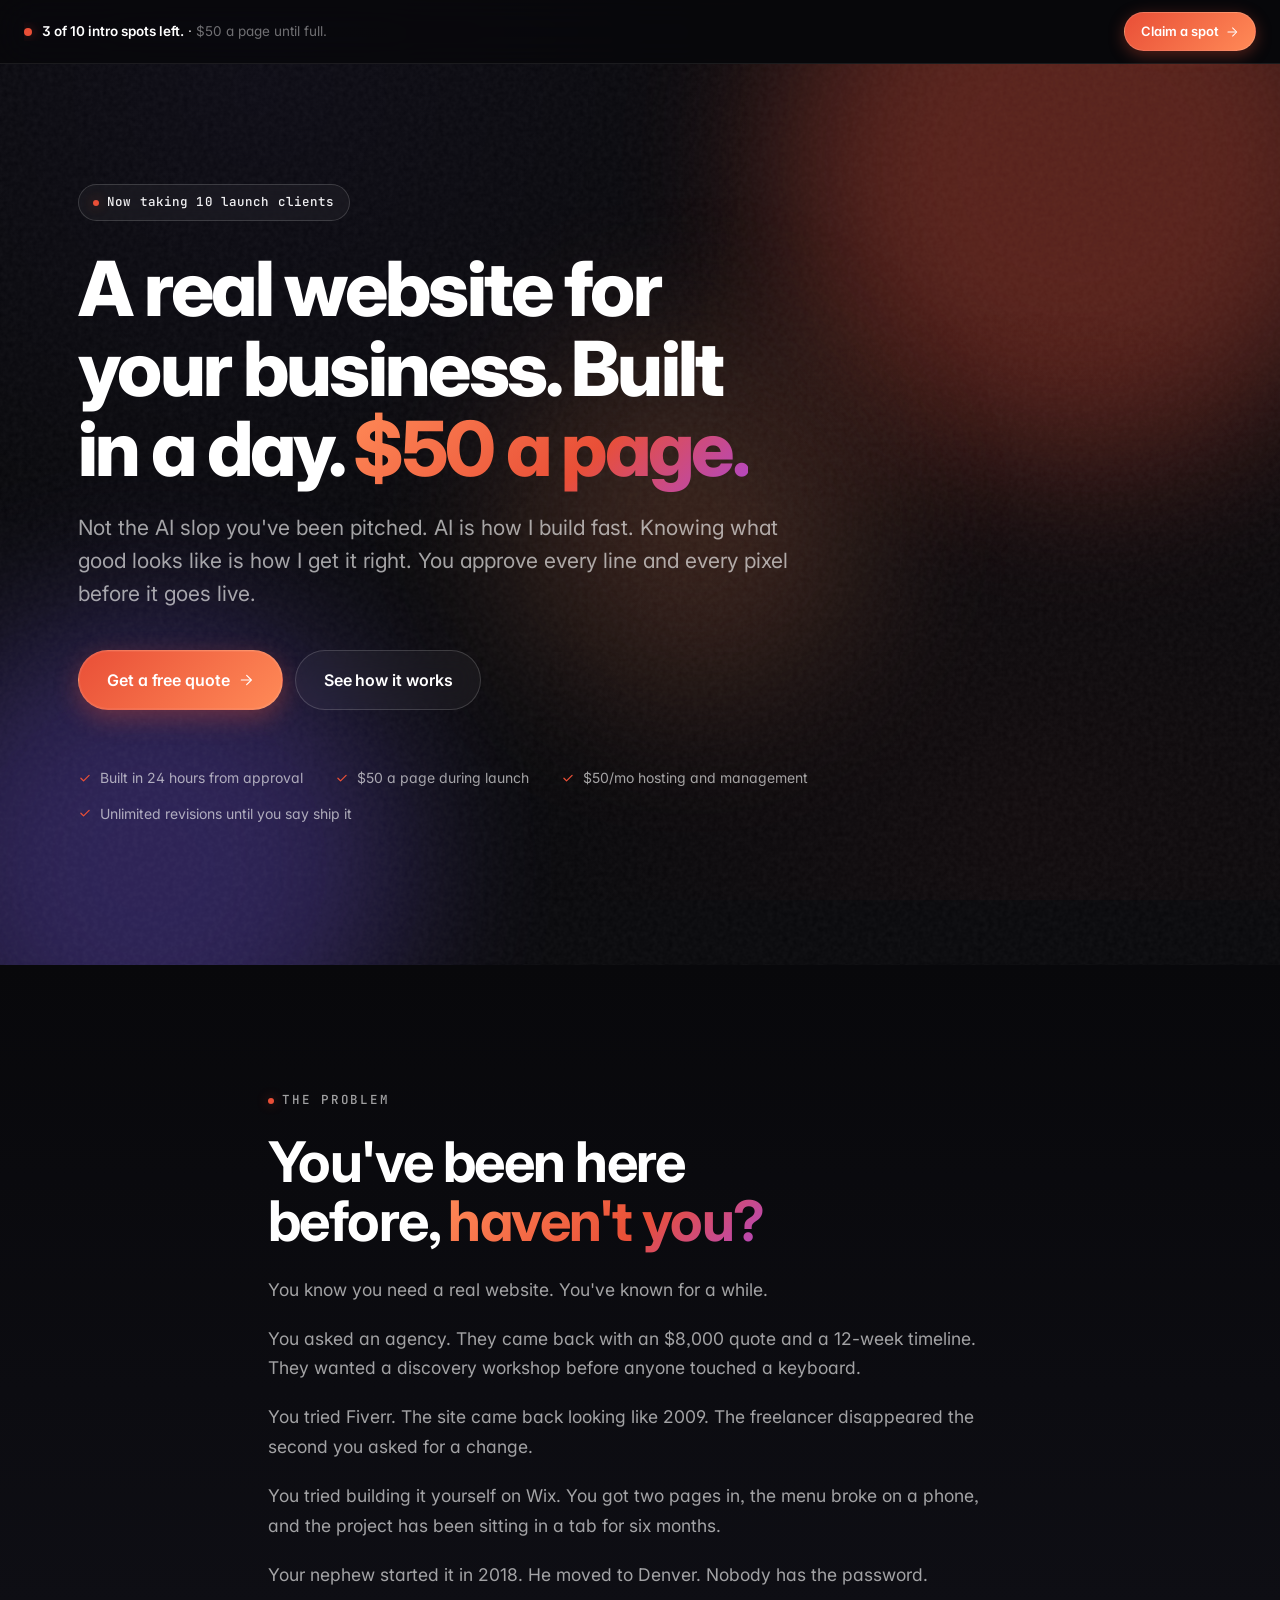
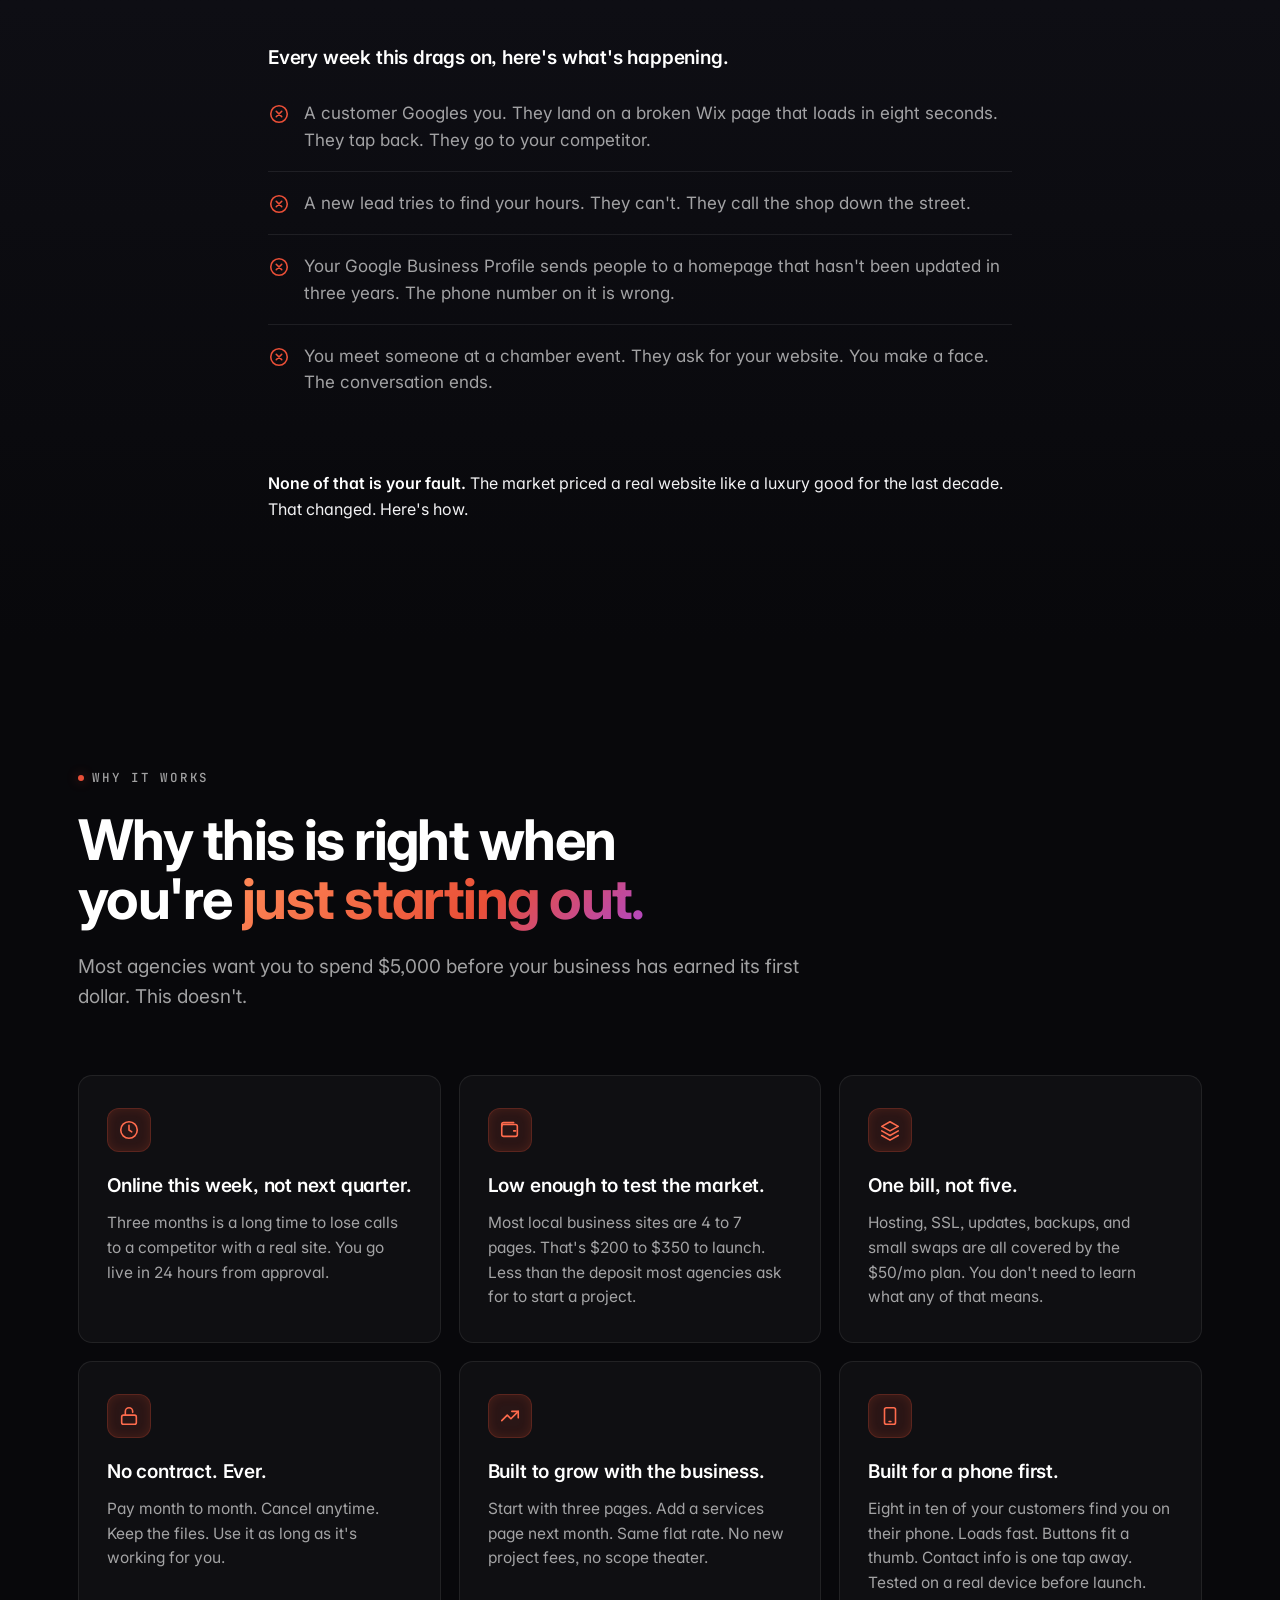
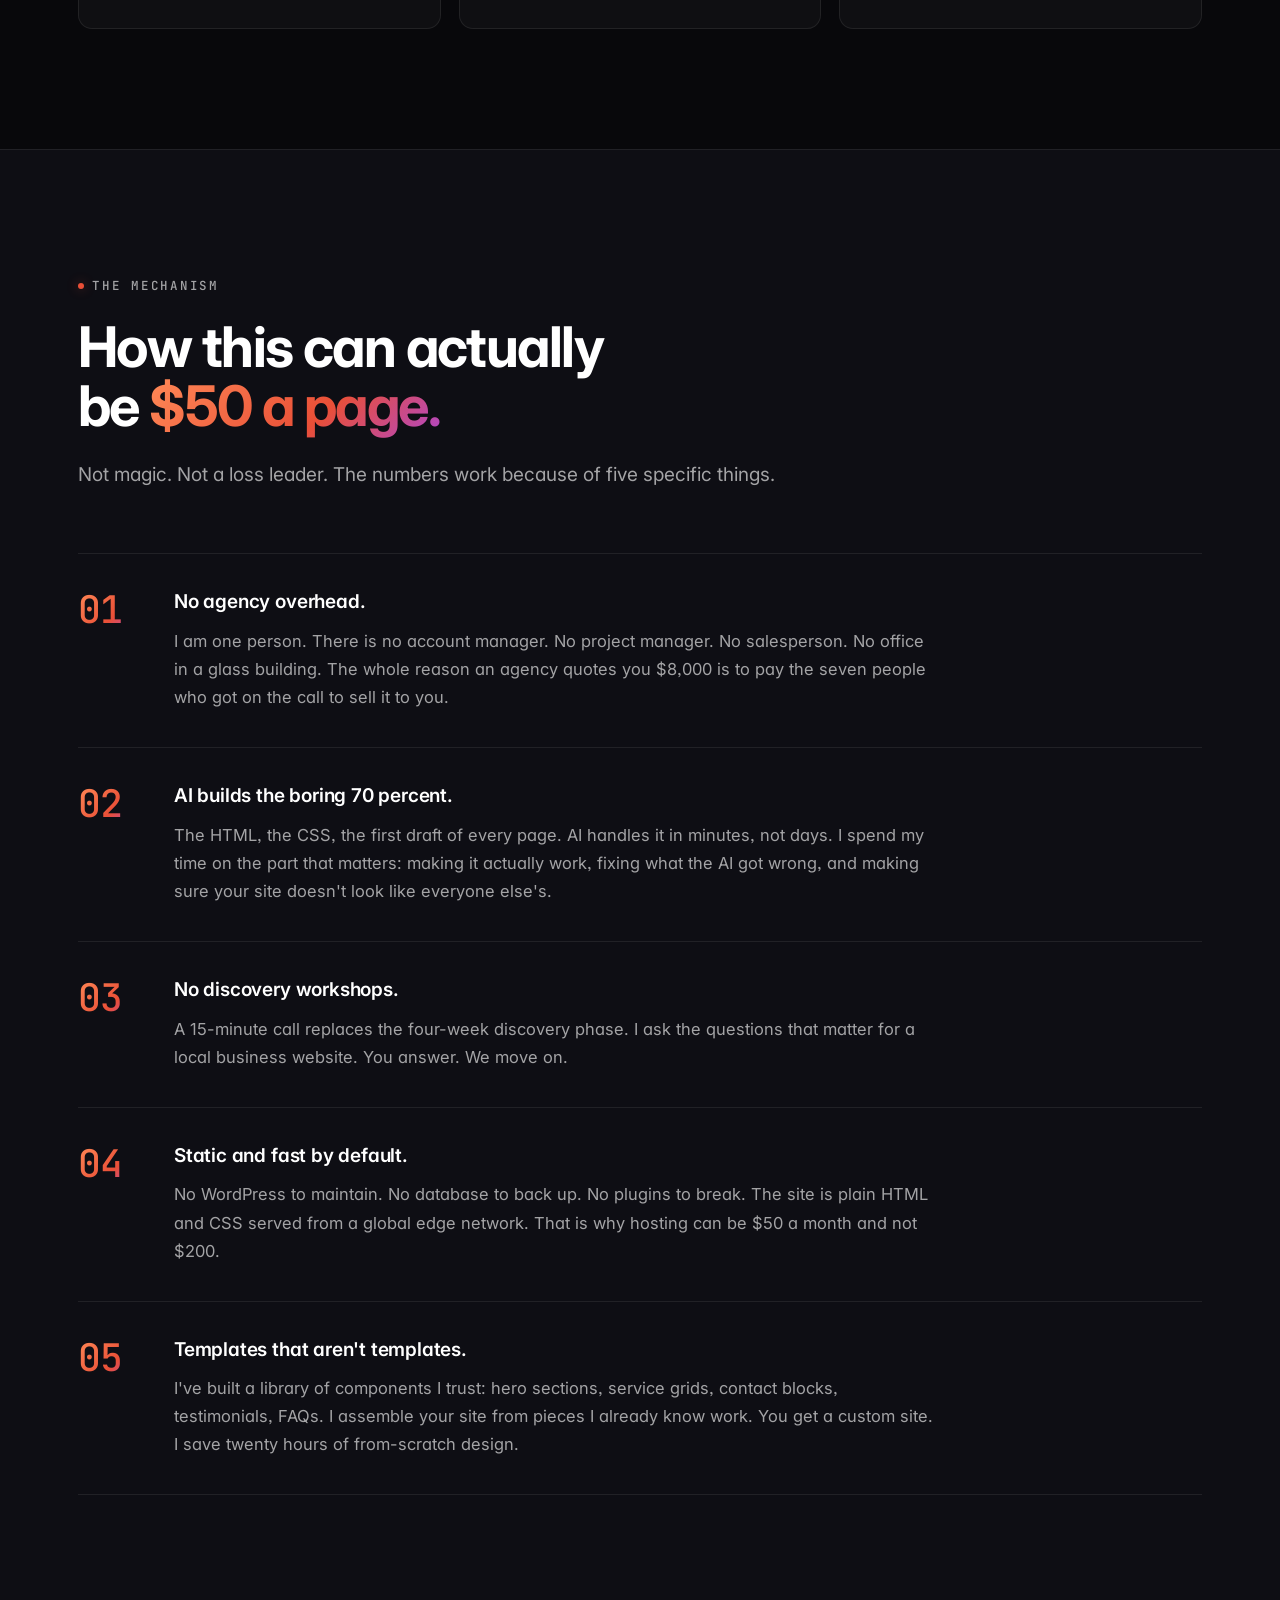
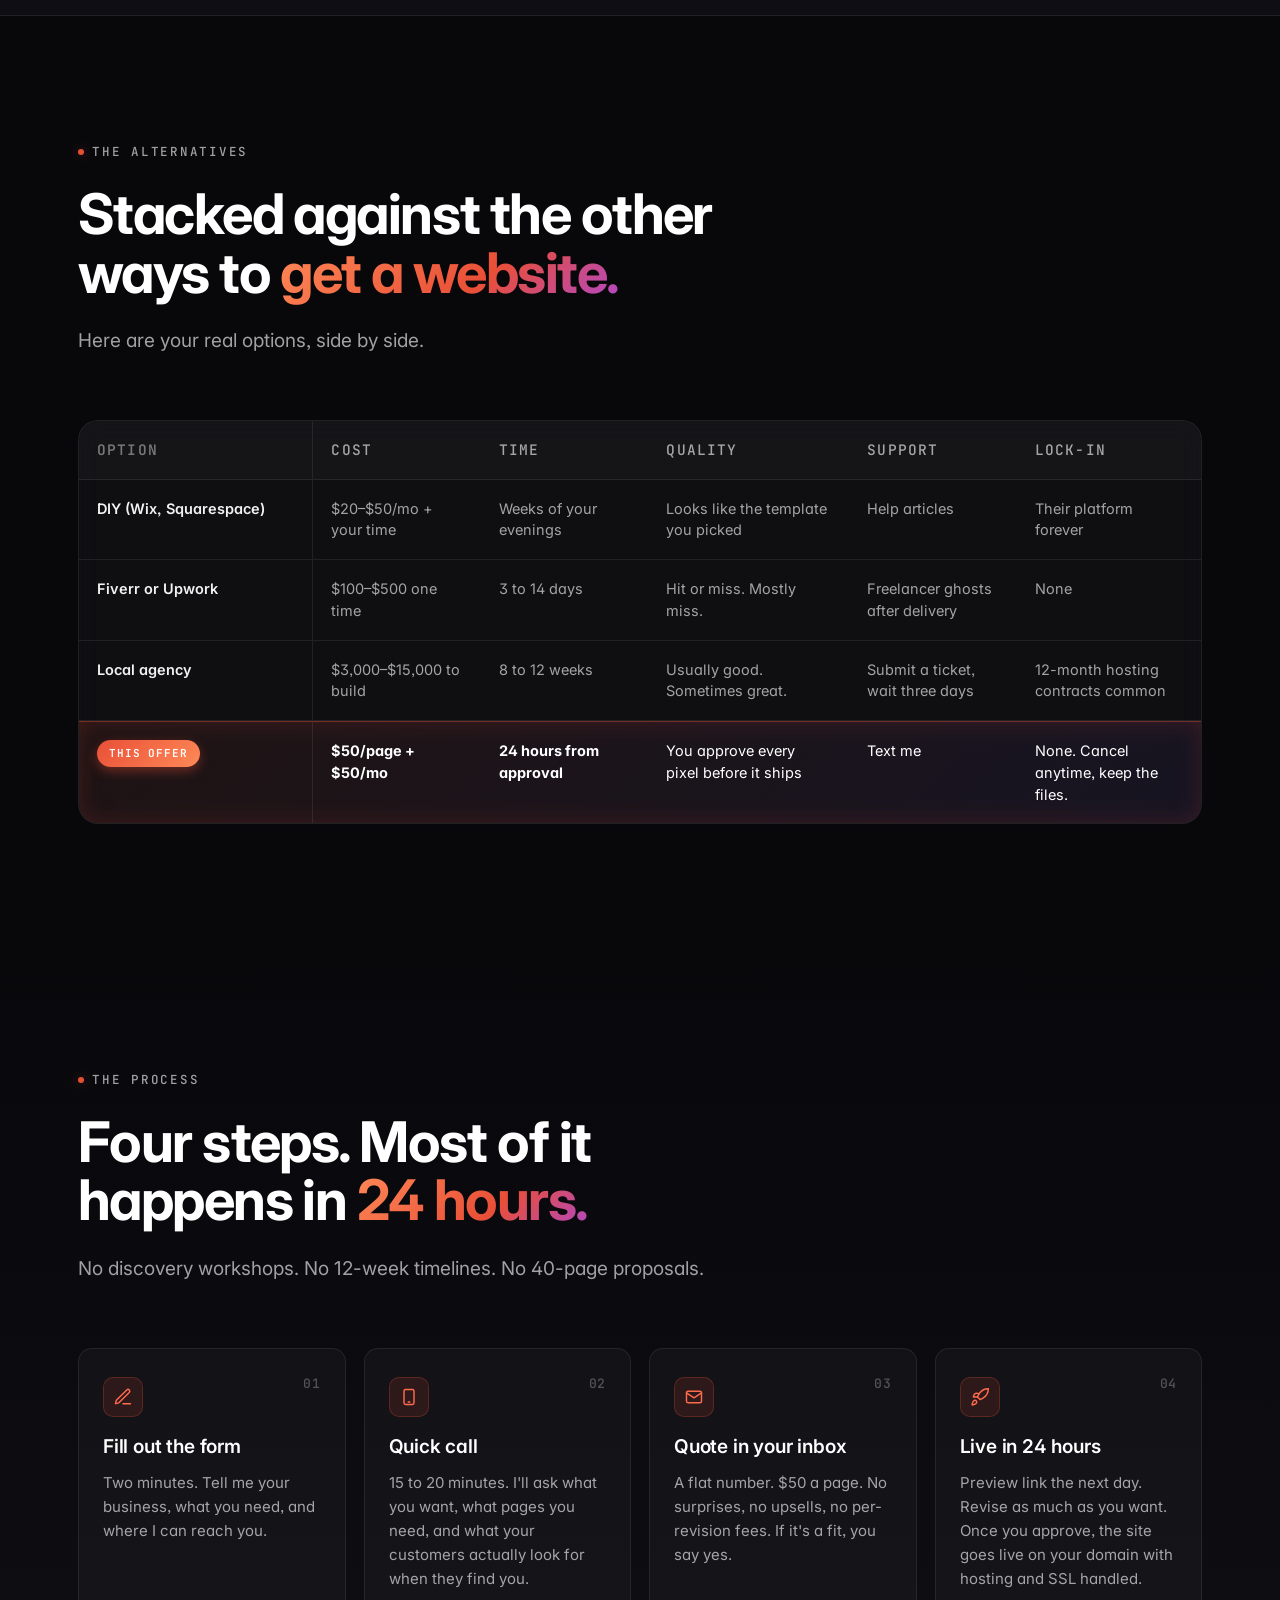
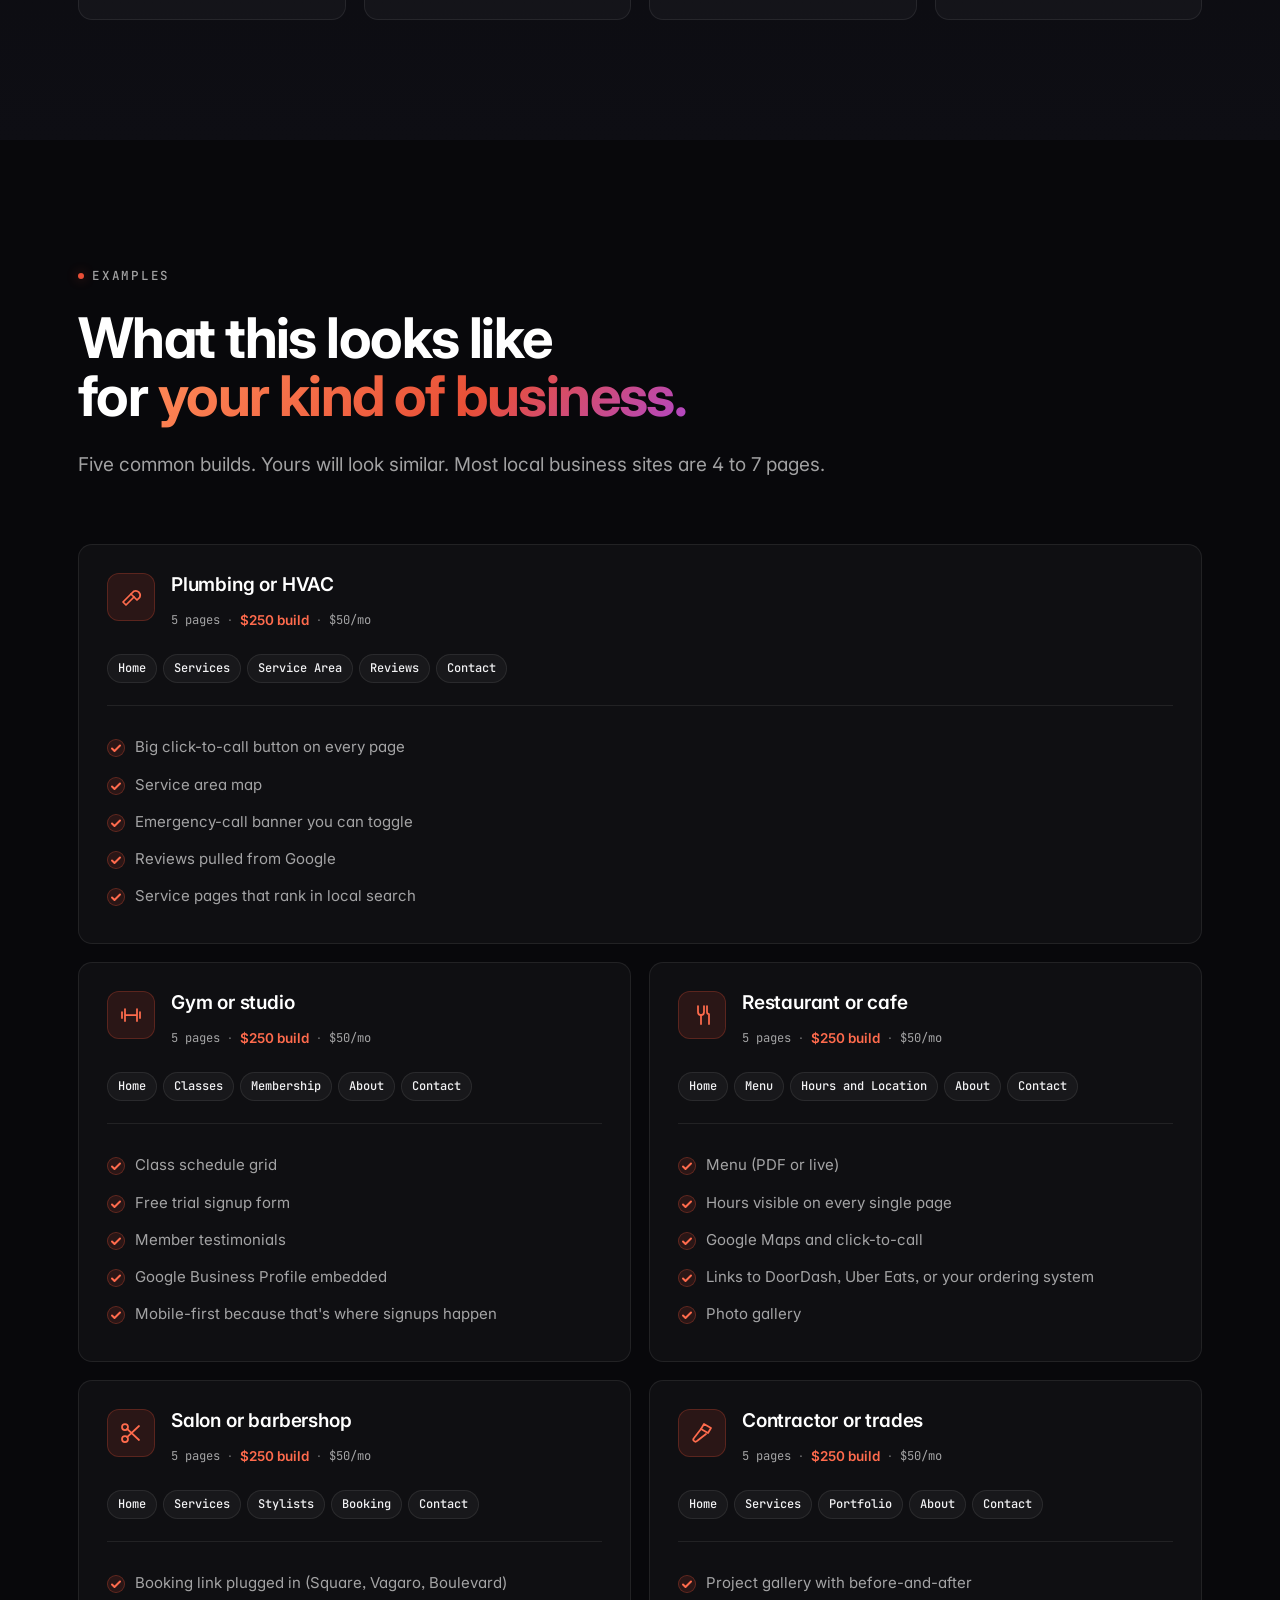
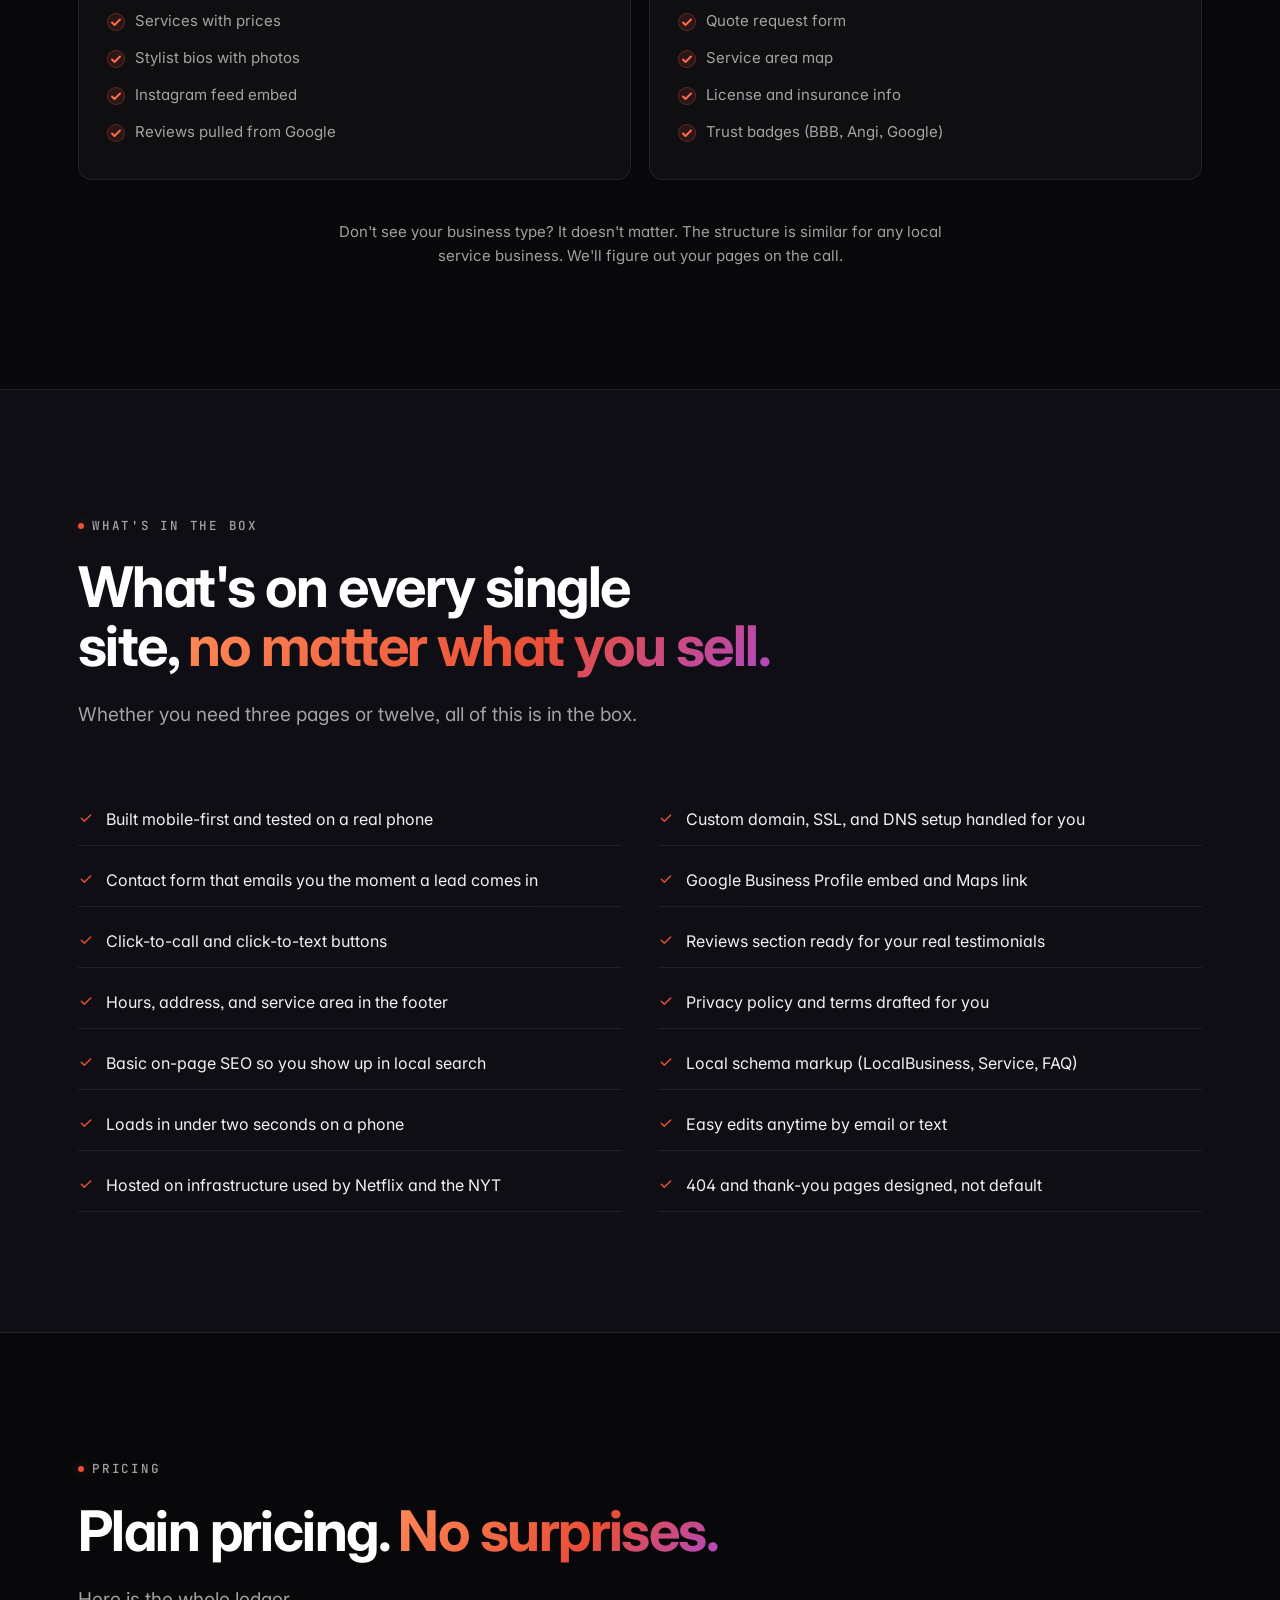
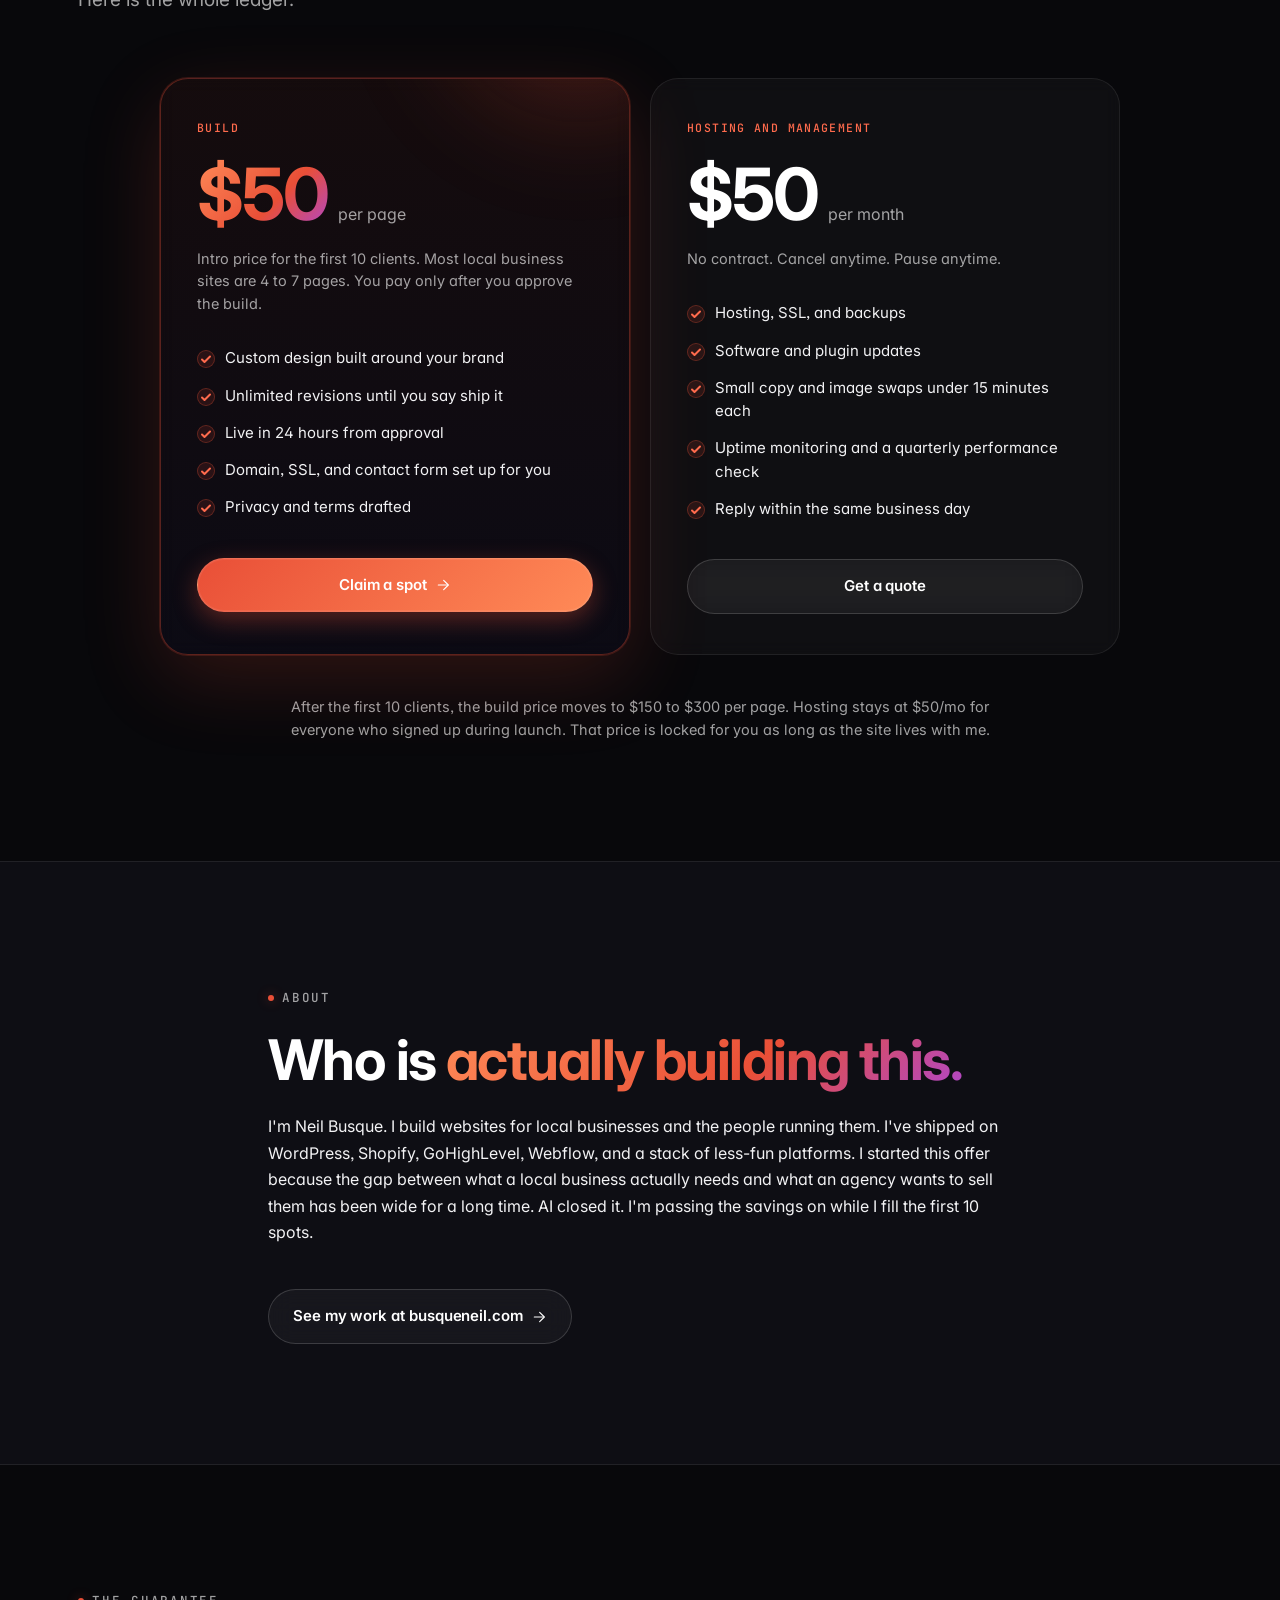
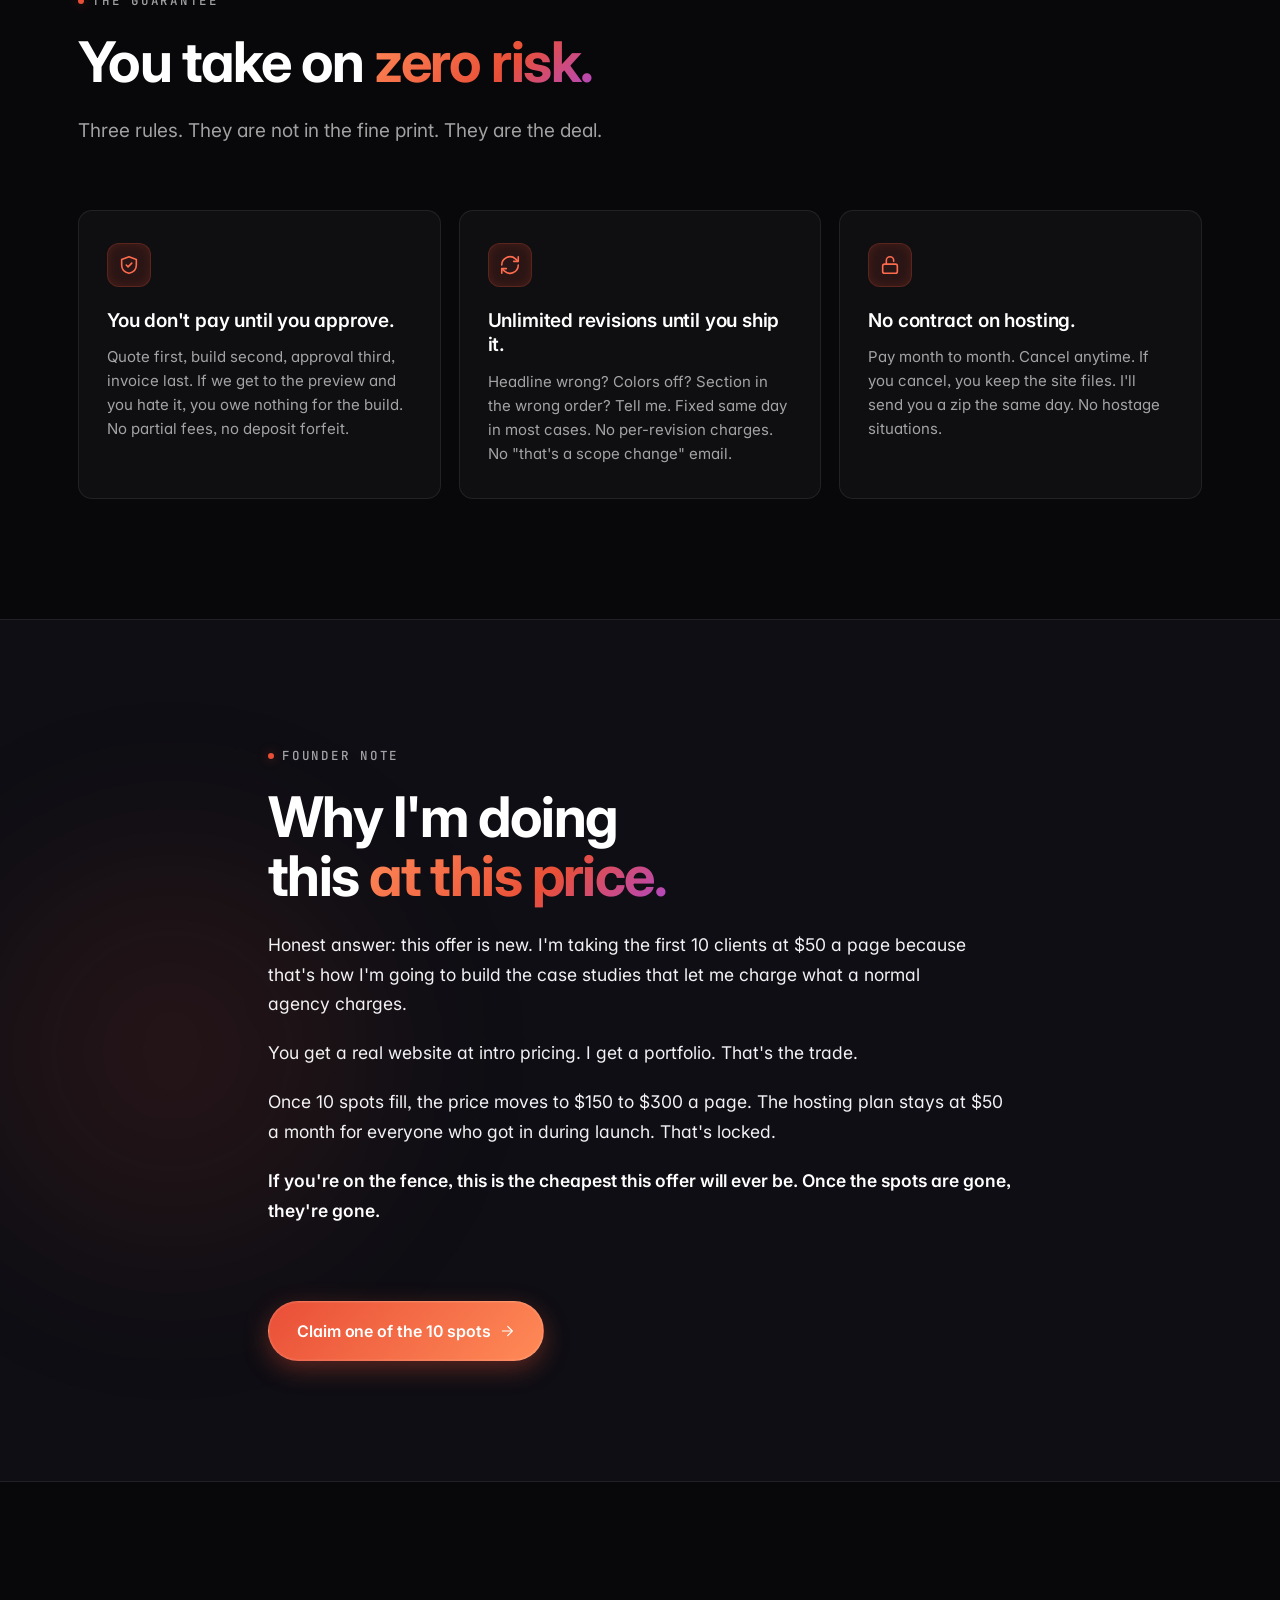
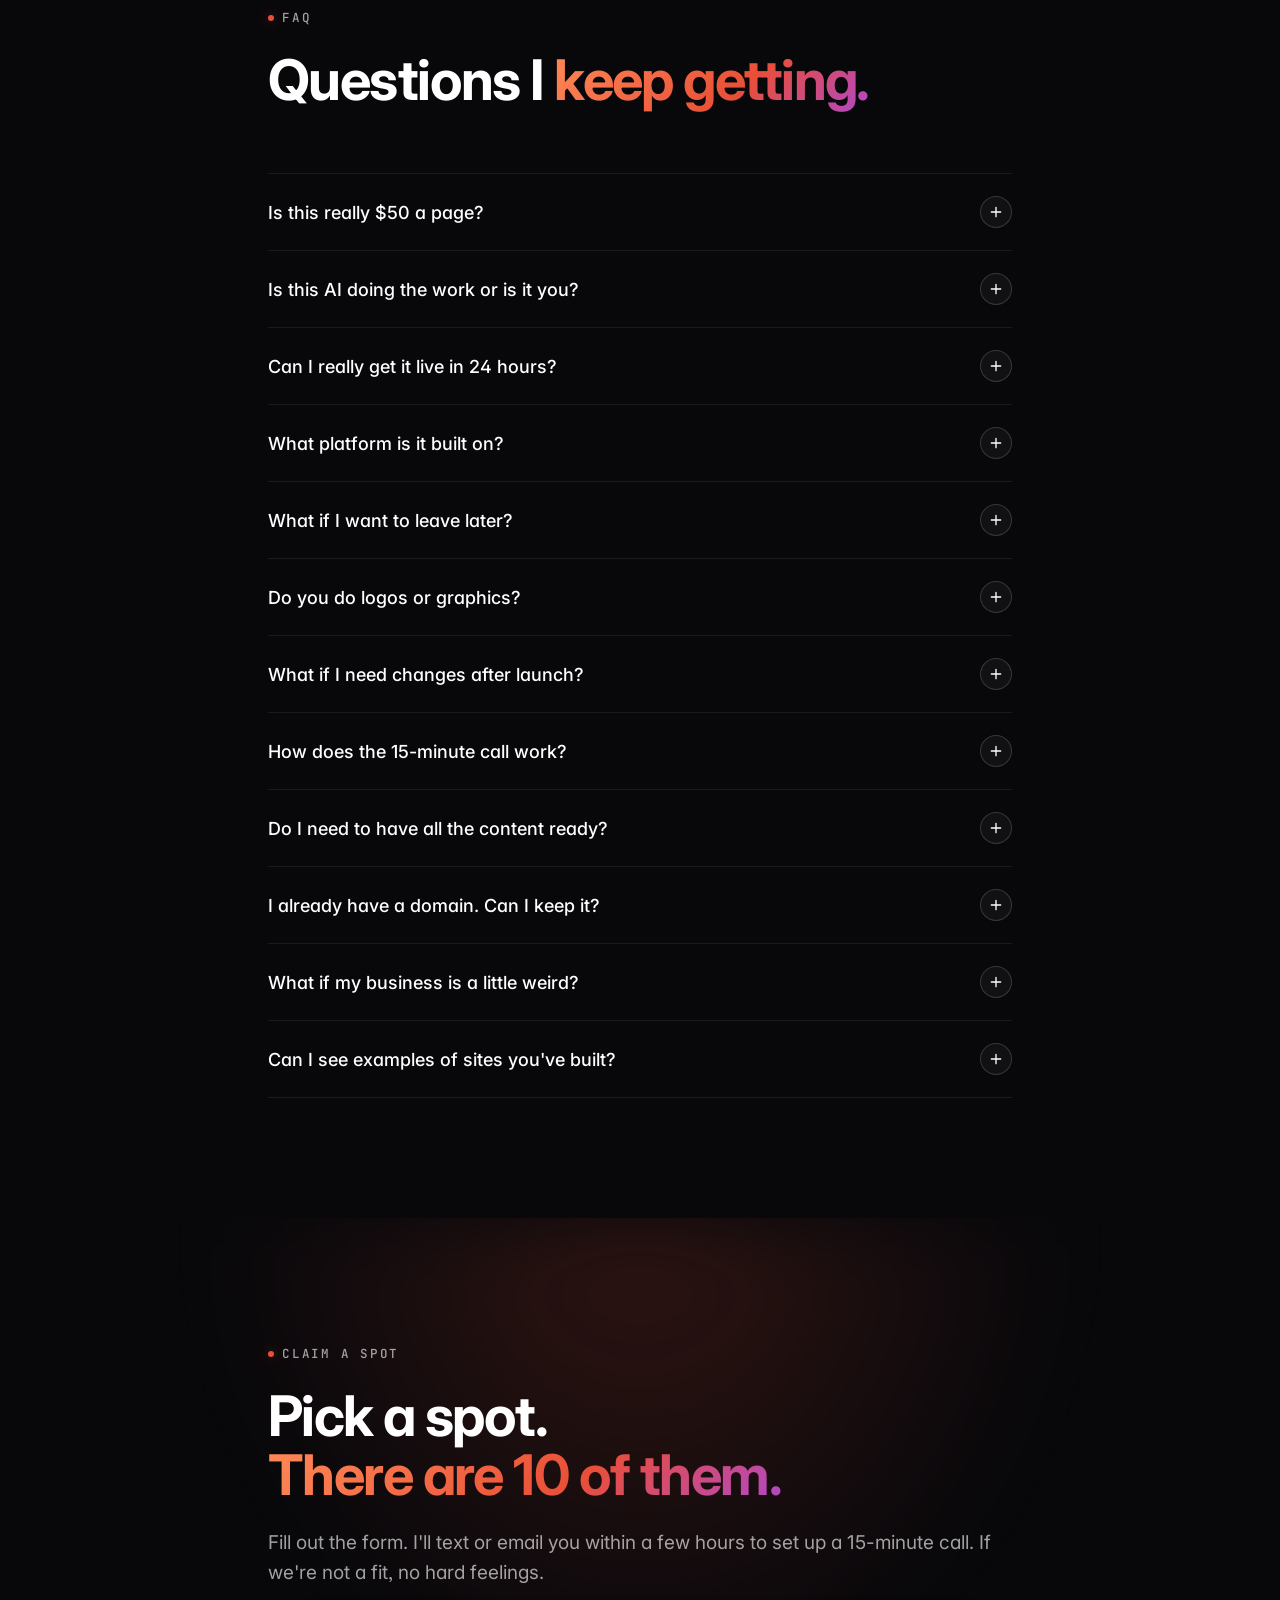
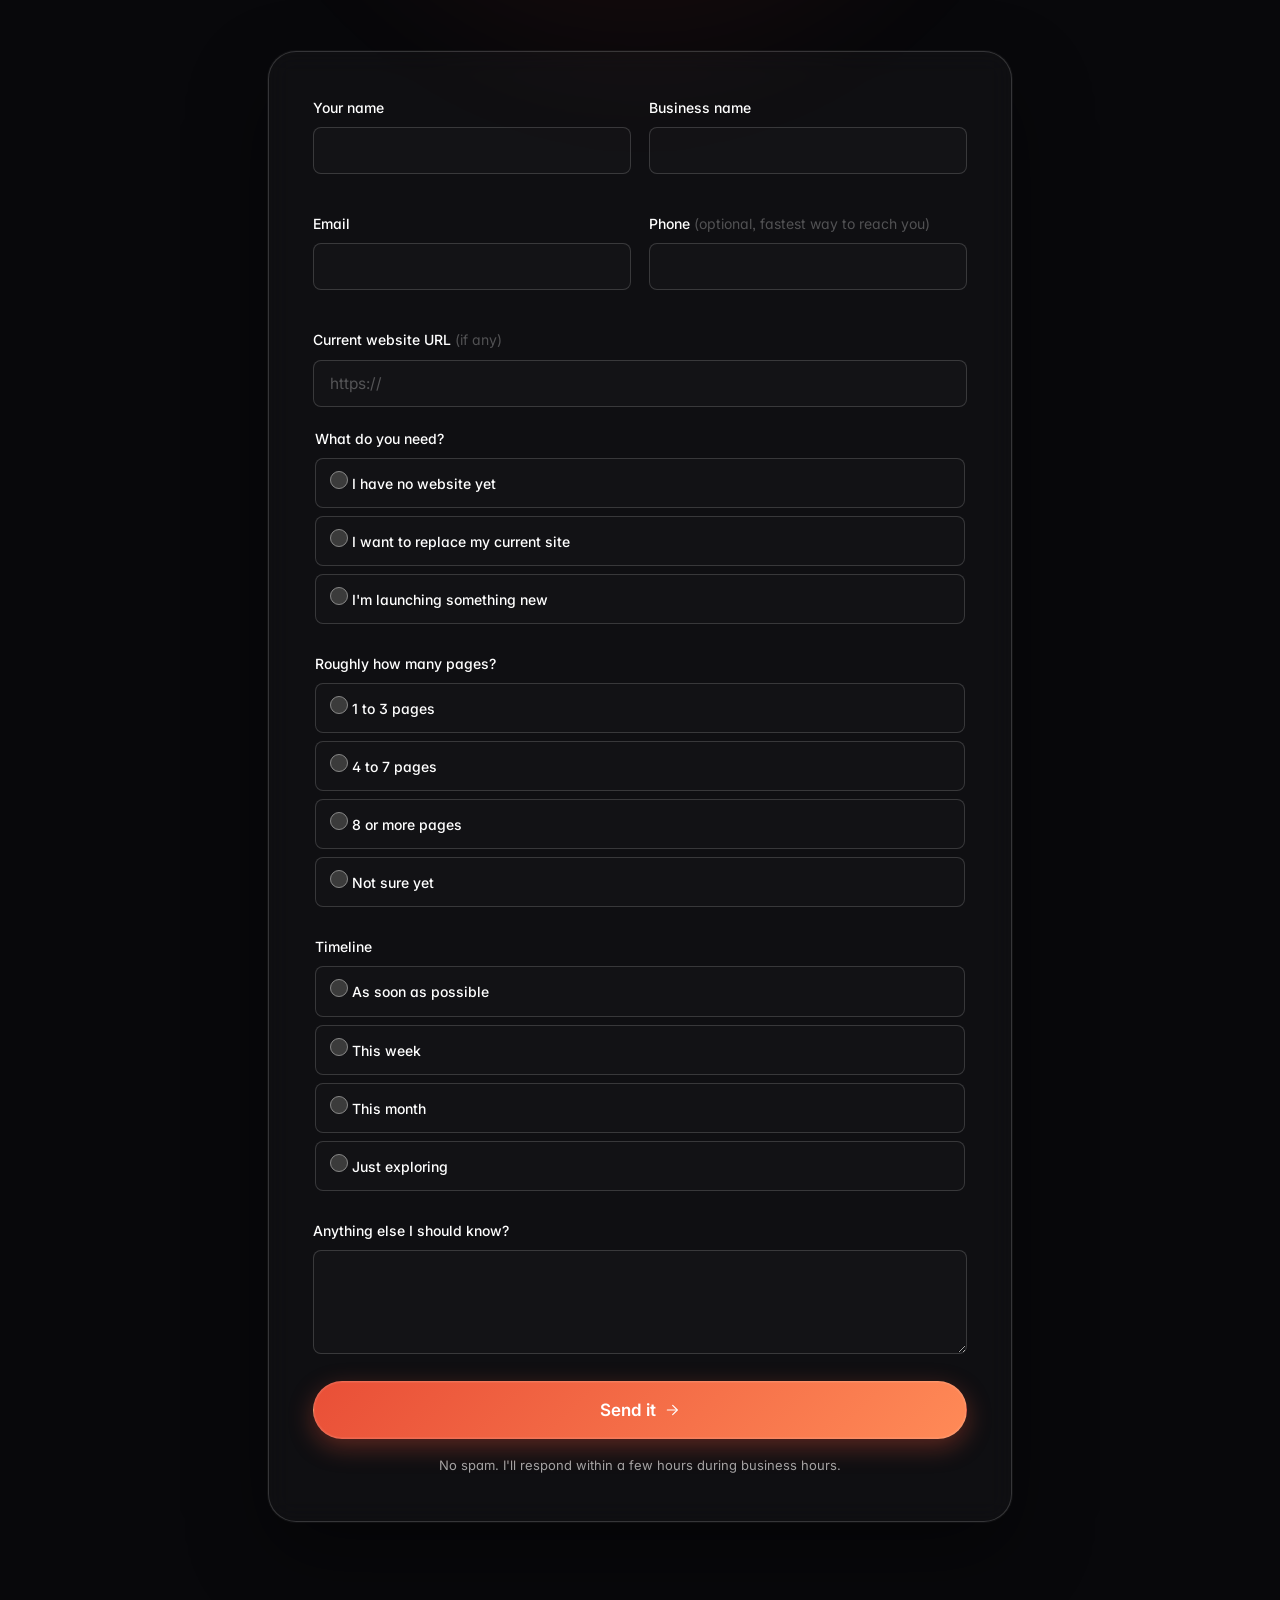
<file: index.html>
<!DOCTYPE html>
<html lang="en">
<head>
<meta charset="UTF-8">
<meta name="viewport" content="width=device-width, initial-scale=1.0, viewport-fit=cover">
<meta name="theme-color" content="#08080B">
<meta name="color-scheme" content="dark">
<title>Websites built in a day. $50 a page. Neil Busque</title>
<meta name="description" content="Productized website service for local businesses. Built in 24 hours. $50 a page. $50/mo hosting and management. Unlimited revisions until you approve. First 10 clients only.">

<link rel="canonical" href="https://sites.busqueneil.com/">
<link rel="icon" type="image/svg+xml" href="/assets/favicon.svg">

<meta property="og:type" content="website">
<meta property="og:title" content="Websites built in a day. $50 a page.">
<meta property="og:description" content="Productized website service for local businesses. Built in 24 hours. Unlimited revisions until you approve. First 10 clients only.">
<meta property="og:url" content="https://sites.busqueneil.com/">
<meta property="og:image" content="https://sites.busqueneil.com/assets/og.png">
<meta name="twitter:card" content="summary_large_image">

<link rel="preconnect" href="https://fonts.googleapis.com">
<link rel="preconnect" href="https://fonts.gstatic.com" crossorigin>
<link href="https://fonts.googleapis.com/css2?family=Inter:wght@400;500;600;700;800&family=JetBrains+Mono:wght@400;500;600&display=swap" rel="stylesheet">

<link rel="stylesheet" href="/css/style.css">

<script type="application/ld+json">
{
  "@context": "https://schema.org",
  "@type": "Service",
  "name": "Local Business Website Build by Neil Busque",
  "provider": { "@type": "Person", "name": "Neil Busque", "url": "https://busqueneil.com" },
  "description": "Productized website service for local businesses. Built in 24 hours. $50 a page. $50/mo hosting and management. Unlimited revisions until approval.",
  "areaServed": "United States",
  "offers": {
    "@type": "Offer",
    "price": "50", "priceCurrency": "USD",
    "priceSpecification": { "@type": "UnitPriceSpecification", "price": "50", "priceCurrency": "USD", "unitText": "per page" },
    "availability": "https://schema.org/LimitedAvailability"
  }
}
</script>
</head>

<body>

<!-- Reusable SVG sprite -->
<svg width="0" height="0" style="position:absolute" aria-hidden="true">
<defs>
  <linearGradient id="grad-coral" x1="0" y1="0" x2="1" y2="1">
    <stop offset="0%" stop-color="#E94F37"/>
    <stop offset="100%" stop-color="#FF8A57"/>
  </linearGradient>
  <linearGradient id="grad-mix" x1="0" y1="0" x2="1" y2="1">
    <stop offset="0%" stop-color="#E94F37"/>
    <stop offset="100%" stop-color="#7C5CFF"/>
  </linearGradient>
  <pattern id="grid" width="40" height="40" patternUnits="userSpaceOnUse">
    <path d="M 40 0 L 0 0 0 40" fill="none" stroke="rgba(255,255,255,0.04)" stroke-width="1"/>
  </pattern>
  <radialGradient id="orb-coral" cx="50%" cy="50%" r="50%">
    <stop offset="0%" stop-color="#E94F37" stop-opacity="0.55"/>
    <stop offset="100%" stop-color="#E94F37" stop-opacity="0"/>
  </radialGradient>
  <radialGradient id="orb-purple" cx="50%" cy="50%" r="50%">
    <stop offset="0%" stop-color="#7C5CFF" stop-opacity="0.45"/>
    <stop offset="100%" stop-color="#7C5CFF" stop-opacity="0"/>
  </radialGradient>
</defs>

<!-- Icon symbols (Lucide-style line icons) -->
<symbol id="i-clock" viewBox="0 0 24 24" fill="none" stroke="currentColor" stroke-width="1.75" stroke-linecap="round" stroke-linejoin="round">
  <circle cx="12" cy="12" r="9"/><path d="M12 7v5l3 2"/>
</symbol>
<symbol id="i-wallet" viewBox="0 0 24 24" fill="none" stroke="currentColor" stroke-width="1.75" stroke-linecap="round" stroke-linejoin="round">
  <path d="M3 8a2 2 0 0 1 2-2h13a2 2 0 0 1 2 2v9a2 2 0 0 1-2 2H5a2 2 0 0 1-2-2V8z"/><path d="M16 13h2"/><path d="M3 8V6a2 2 0 0 1 2-2h11"/>
</symbol>
<symbol id="i-stack" viewBox="0 0 24 24" fill="none" stroke="currentColor" stroke-width="1.75" stroke-linecap="round" stroke-linejoin="round">
  <path d="M12 3l9 5-9 5-9-5 9-5z"/><path d="M3 13l9 5 9-5"/><path d="M3 18l9 5 9-5"/>
</symbol>
<symbol id="i-unlock" viewBox="0 0 24 24" fill="none" stroke="currentColor" stroke-width="1.75" stroke-linecap="round" stroke-linejoin="round">
  <rect x="4" y="11" width="16" height="10" rx="2"/><path d="M8 11V7a4 4 0 0 1 8 0v1"/>
</symbol>
<symbol id="i-trending" viewBox="0 0 24 24" fill="none" stroke="currentColor" stroke-width="1.75" stroke-linecap="round" stroke-linejoin="round">
  <path d="M3 17l6-6 4 4 8-8"/><path d="M14 7h7v7"/>
</symbol>
<symbol id="i-phone" viewBox="0 0 24 24" fill="none" stroke="currentColor" stroke-width="1.75" stroke-linecap="round" stroke-linejoin="round">
  <rect x="6" y="3" width="12" height="18" rx="2"/><path d="M11 18h2"/>
</symbol>
<symbol id="i-check" viewBox="0 0 24 24" fill="none" stroke="currentColor" stroke-width="2.2" stroke-linecap="round" stroke-linejoin="round">
  <path d="M5 12.5l4.5 4.5L19 7.5"/>
</symbol>
<symbol id="i-arrow-right" viewBox="0 0 24 24" fill="none" stroke="currentColor" stroke-width="1.75" stroke-linecap="round" stroke-linejoin="round">
  <path d="M5 12h14"/><path d="M13 5l7 7-7 7"/>
</symbol>
<symbol id="i-shield" viewBox="0 0 24 24" fill="none" stroke="currentColor" stroke-width="1.75" stroke-linecap="round" stroke-linejoin="round">
  <path d="M12 3l8 3v6c0 5-3.5 8-8 9-4.5-1-8-4-8-9V6l8-3z"/><path d="M9 12l2 2 4-4"/>
</symbol>
<symbol id="i-refresh" viewBox="0 0 24 24" fill="none" stroke="currentColor" stroke-width="1.75" stroke-linecap="round" stroke-linejoin="round">
  <path d="M3 12a9 9 0 0 1 15-6.7L21 8"/><path d="M21 3v5h-5"/><path d="M21 12a9 9 0 0 1-15 6.7L3 16"/><path d="M3 21v-5h5"/>
</symbol>
<symbol id="i-x-circle" viewBox="0 0 24 24" fill="none" stroke="currentColor" stroke-width="1.75" stroke-linecap="round" stroke-linejoin="round">
  <circle cx="12" cy="12" r="9"/><path d="M9 9l6 6M15 9l-6 6"/>
</symbol>
<symbol id="i-wrench" viewBox="0 0 24 24" fill="none" stroke="currentColor" stroke-width="1.75" stroke-linecap="round" stroke-linejoin="round">
  <path d="M14.7 6.3a4.5 4.5 0 0 1 6 6L18 15l-6-6 2.7-2.7z"/><path d="M12 9L4 17l3 3 8-8"/>
</symbol>
<symbol id="i-dumbbell" viewBox="0 0 24 24" fill="none" stroke="currentColor" stroke-width="1.75" stroke-linecap="round" stroke-linejoin="round">
  <path d="M6 6v12M18 6v12M3 9v6M21 9v6M6 12h12"/>
</symbol>
<symbol id="i-fork" viewBox="0 0 24 24" fill="none" stroke="currentColor" stroke-width="1.75" stroke-linecap="round" stroke-linejoin="round">
  <path d="M8 3v6a3 3 0 1 0 6 0V3"/><path d="M11 12v9"/><path d="M17 3v6c0 1 .5 2 2 2v10"/>
</symbol>
<symbol id="i-scissors" viewBox="0 0 24 24" fill="none" stroke="currentColor" stroke-width="1.75" stroke-linecap="round" stroke-linejoin="round">
  <circle cx="6" cy="6" r="3"/><circle cx="6" cy="18" r="3"/><path d="M8.1 7.9L20 19M8.1 16.1L20 5"/>
</symbol>
<symbol id="i-hammer" viewBox="0 0 24 24" fill="none" stroke="currentColor" stroke-width="1.75" stroke-linecap="round" stroke-linejoin="round">
  <path d="M14 3l7 4-3 5-7-4 3-5z"/><path d="M11 8L4 17a2 2 0 0 0 3 3l9-7"/>
</symbol>
<symbol id="i-edit" viewBox="0 0 24 24" fill="none" stroke="currentColor" stroke-width="1.75" stroke-linecap="round" stroke-linejoin="round">
  <path d="M12 20h9"/><path d="M16.5 3.5a2.1 2.1 0 0 1 3 3L7 19l-4 1 1-4 12.5-12.5z"/>
</symbol>
<symbol id="i-rocket" viewBox="0 0 24 24" fill="none" stroke="currentColor" stroke-width="1.75" stroke-linecap="round" stroke-linejoin="round">
  <path d="M4.5 16.5c-1.5 1.3-2 5-2 5s3.7-.5 5-2c.75-.85.74-2.15-.04-2.92a2.07 2.07 0 0 0-2.96-.08z"/><path d="M12 15l-3-3a22 22 0 0 1 2-3.95A12.9 12.9 0 0 1 22 2c0 2.72-.78 7.5-6 11a22.4 22.4 0 0 1-4 2z"/><path d="M9 12H4s.55-3.03 2-4c1.62-1.08 5 0 5 0"/>
</symbol>
<symbol id="i-mail" viewBox="0 0 24 24" fill="none" stroke="currentColor" stroke-width="1.75" stroke-linecap="round" stroke-linejoin="round">
  <rect x="3" y="5" width="18" height="14" rx="2"/><path d="M3 7l9 6 9-6"/>
</symbol>
<symbol id="i-zap" viewBox="0 0 24 24" fill="none" stroke="currentColor" stroke-width="1.75" stroke-linecap="round" stroke-linejoin="round">
  <path d="M13 2L4 14h7l-1 8 9-12h-7l1-8z"/>
</symbol>
<symbol id="i-spark" viewBox="0 0 24 24" fill="none" stroke="currentColor" stroke-width="1.75" stroke-linecap="round" stroke-linejoin="round">
  <path d="M12 3v3M12 18v3M3 12h3M18 12h3M5.6 5.6l2.1 2.1M16.3 16.3l2.1 2.1M5.6 18.4l2.1-2.1M16.3 7.7l2.1-2.1"/>
</symbol>
<symbol id="i-plus" viewBox="0 0 24 24" fill="none" stroke="currentColor" stroke-width="2" stroke-linecap="round">
  <path d="M5 12h14M12 5v14"/>
</symbol>
<symbol id="i-minus" viewBox="0 0 24 24" fill="none" stroke="currentColor" stroke-width="2" stroke-linecap="round">
  <path d="M5 12h14"/>
</symbol>
</svg>

<!-- Sticky bar -->
<div class="sticky-bar" id="stickyBar">
  <div class="sticky-bar__inner">
    <div class="sticky-bar__left">
      <span class="pulse-dot" aria-hidden="true"></span>
      <span class="sticky-bar__text"><strong>3 of 10 intro spots left.</strong><span class="sticky-bar__sep"> · </span><span class="dim">$50 a page until full.</span></span>
    </div>
    <a href="#form" class="sticky-bar__cta">Claim a spot <svg class="ico ico--xs"><use href="#i-arrow-right"/></svg></a>
  </div>
</div>

<main>

<!-- Hero -->
<section class="hero">
  <div class="hero__bg" aria-hidden="true">
    <div class="hero__orb hero__orb--a"></div>
    <div class="hero__orb hero__orb--b"></div>
    <div class="hero__orb hero__orb--c"></div>
    <svg class="hero__grid" width="100%" height="100%">
      <rect width="100%" height="100%" fill="url(#grid)"/>
    </svg>
    <div class="hero__noise"></div>
  </div>

  <div class="container">
    <div class="hero__inner">
      <div class="hero__badge">
        <span class="pulse-dot pulse-dot--sm"></span>
        <span>Now taking 10 launch clients</span>
      </div>
      <h1 class="display display--xl">A real website for your business. Built in a day. <span class="gradient-text">$50&nbsp;a&nbsp;page.</span></h1>
      <p class="hero__sub">Not the AI slop you've been pitched. AI is how I build fast. Knowing what good looks like is how I get it right. You approve every line and every pixel before it goes live.</p>
      <div class="hero__ctas">
        <a href="#form" class="btn btn--primary btn--lg">Get a free quote <svg class="ico ico--sm"><use href="#i-arrow-right"/></svg></a>
        <a href="#process" class="btn btn--glass btn--lg">See how it works</a>
      </div>
      <ul class="trust-strip">
        <li><svg class="ico ico--xs"><use href="#i-check"/></svg> Built in 24 hours from approval</li>
        <li><svg class="ico ico--xs"><use href="#i-check"/></svg> $50 a page during launch</li>
        <li><svg class="ico ico--xs"><use href="#i-check"/></svg> $50/mo hosting and management</li>
        <li><svg class="ico ico--xs"><use href="#i-check"/></svg> Unlimited revisions until you say ship it</li>
      </ul>
    </div>
  </div>
</section>

<!-- Been here before -->
<section class="section section--problem" id="problem">
  <div class="container container--narrow">
    <span class="eyebrow"><span class="eyebrow__dot"></span> The problem</span>
    <h2 class="display">You've been here before, <span class="gradient-text">haven't you?</span></h2>
    <div class="prose">
      <p>You know you need a real website. You've known for a while.</p>
      <p>You asked an agency. They came back with an $8,000 quote and a 12-week timeline. They wanted a discovery workshop before anyone touched a keyboard.</p>
      <p>You tried Fiverr. The site came back looking like 2009. The freelancer disappeared the second you asked for a change.</p>
      <p>You tried building it yourself on Wix. You got two pages in, the menu broke on a phone, and the project has been sitting in a tab for six months.</p>
      <p>Your nephew started it in 2018. He moved to Denver. Nobody has the password.</p>
    </div>

    <h3 class="h3 mt-large">Every week this drags on, here's what's happening.</h3>
    <ul class="impact-list">
      <li><svg class="ico ico--md text-coral"><use href="#i-x-circle"/></svg> A customer Googles you. They land on a broken Wix page that loads in eight seconds. They tap back. They go to your competitor.</li>
      <li><svg class="ico ico--md text-coral"><use href="#i-x-circle"/></svg> A new lead tries to find your hours. They can't. They call the shop down the street.</li>
      <li><svg class="ico ico--md text-coral"><use href="#i-x-circle"/></svg> Your Google Business Profile sends people to a homepage that hasn't been updated in three years. The phone number on it is wrong.</li>
      <li><svg class="ico ico--md text-coral"><use href="#i-x-circle"/></svg> You meet someone at a chamber event. They ask for your website. You make a face. The conversation ends.</li>
    </ul>

    <p class="prose mt-large"><strong class="text-bright">None of that is your fault.</strong> The market priced a real website like a luxury good for the last decade. That changed. Here's how.</p>
  </div>
</section>

<!-- Benefits -->
<section class="section" id="benefits">
  <div class="container">
    <div class="section-head">
      <span class="eyebrow"><span class="eyebrow__dot"></span> Why it works</span>
      <h2 class="display">Why this is right when you're <span class="gradient-text">just starting out.</span></h2>
      <p class="section-sub">Most agencies want you to spend $5,000 before your business has earned its first dollar. This doesn't.</p>
    </div>
    <div class="grid grid--3">
      <div class="card card--glass">
        <div class="card__icon"><svg><use href="#i-clock"/></svg></div>
        <h3 class="h3">Online this week, not next quarter.</h3>
        <p>Three months is a long time to lose calls to a competitor with a real site. You go live in 24 hours from approval.</p>
      </div>
      <div class="card card--glass">
        <div class="card__icon"><svg><use href="#i-wallet"/></svg></div>
        <h3 class="h3">Low enough to test the market.</h3>
        <p>Most local business sites are 4 to 7 pages. That's $200 to $350 to launch. Less than the deposit most agencies ask for to start a project.</p>
      </div>
      <div class="card card--glass">
        <div class="card__icon"><svg><use href="#i-stack"/></svg></div>
        <h3 class="h3">One bill, not five.</h3>
        <p>Hosting, SSL, updates, backups, and small swaps are all covered by the $50/mo plan. You don't need to learn what any of that means.</p>
      </div>
      <div class="card card--glass">
        <div class="card__icon"><svg><use href="#i-unlock"/></svg></div>
        <h3 class="h3">No contract. Ever.</h3>
        <p>Pay month to month. Cancel anytime. Keep the files. Use it as long as it's working for you.</p>
      </div>
      <div class="card card--glass">
        <div class="card__icon"><svg><use href="#i-trending"/></svg></div>
        <h3 class="h3">Built to grow with the business.</h3>
        <p>Start with three pages. Add a services page next month. Same flat rate. No new project fees, no scope theater.</p>
      </div>
      <div class="card card--glass">
        <div class="card__icon"><svg><use href="#i-phone"/></svg></div>
        <h3 class="h3">Built for a phone first.</h3>
        <p>Eight in ten of your customers find you on their phone. Loads fast. Buttons fit a thumb. Contact info is one tap away. Tested on a real device before launch.</p>
      </div>
    </div>
  </div>
</section>

<!-- Mechanism -->
<section class="section section--mechanism" id="mechanism">
  <div class="container">
    <div class="section-head">
      <span class="eyebrow"><span class="eyebrow__dot"></span> The mechanism</span>
      <h2 class="display">How this can actually be <span class="gradient-text">$50 a page.</span></h2>
      <p class="section-sub">Not magic. Not a loss leader. The numbers work because of five specific things.</p>
    </div>
    <ol class="mechanism-list">
      <li class="mech-item">
        <span class="mech-item__n">01</span>
        <div class="mech-item__body">
          <h3 class="h3">No agency overhead.</h3>
          <p>I am one person. There is no account manager. No project manager. No salesperson. No office in a glass building. The whole reason an agency quotes you $8,000 is to pay the seven people who got on the call to sell it to you.</p>
        </div>
      </li>
      <li class="mech-item">
        <span class="mech-item__n">02</span>
        <div class="mech-item__body">
          <h3 class="h3">AI builds the boring 70 percent.</h3>
          <p>The HTML, the CSS, the first draft of every page. AI handles it in minutes, not days. I spend my time on the part that matters: making it actually work, fixing what the AI got wrong, and making sure your site doesn't look like everyone else's.</p>
        </div>
      </li>
      <li class="mech-item">
        <span class="mech-item__n">03</span>
        <div class="mech-item__body">
          <h3 class="h3">No discovery workshops.</h3>
          <p>A 15-minute call replaces the four-week discovery phase. I ask the questions that matter for a local business website. You answer. We move on.</p>
        </div>
      </li>
      <li class="mech-item">
        <span class="mech-item__n">04</span>
        <div class="mech-item__body">
          <h3 class="h3">Static and fast by default.</h3>
          <p>No WordPress to maintain. No database to back up. No plugins to break. The site is plain HTML and CSS served from a global edge network. That is why hosting can be $50 a month and not $200.</p>
        </div>
      </li>
      <li class="mech-item">
        <span class="mech-item__n">05</span>
        <div class="mech-item__body">
          <h3 class="h3">Templates that aren't templates.</h3>
          <p>I've built a library of components I trust: hero sections, service grids, contact blocks, testimonials, FAQs. I assemble your site from pieces I already know work. You get a custom site. I save twenty hours of from-scratch design.</p>
        </div>
      </li>
    </ol>
  </div>
</section>

<!-- Comparison -->
<section class="section" id="comparison">
  <div class="container">
    <div class="section-head">
      <span class="eyebrow"><span class="eyebrow__dot"></span> The alternatives</span>
      <h2 class="display">Stacked against the other ways to <span class="gradient-text">get a website.</span></h2>
      <p class="section-sub">Here are your real options, side by side.</p>
    </div>
    <div class="comparison-table">
      <div class="comparison-row comparison-row--head">
        <div class="cmp-label">Option</div>
        <div class="cmp-cell">Cost</div>
        <div class="cmp-cell">Time</div>
        <div class="cmp-cell">Quality</div>
        <div class="cmp-cell">Support</div>
        <div class="cmp-cell">Lock-in</div>
      </div>
      <div class="comparison-row">
        <div class="cmp-label">DIY (Wix, Squarespace)</div>
        <div class="cmp-cell" data-label="Cost">$20–$50/mo + your time</div>
        <div class="cmp-cell" data-label="Time">Weeks of your evenings</div>
        <div class="cmp-cell" data-label="Quality">Looks like the template you picked</div>
        <div class="cmp-cell" data-label="Support">Help articles</div>
        <div class="cmp-cell" data-label="Lock-in">Their platform forever</div>
      </div>
      <div class="comparison-row">
        <div class="cmp-label">Fiverr or Upwork</div>
        <div class="cmp-cell" data-label="Cost">$100–$500 one time</div>
        <div class="cmp-cell" data-label="Time">3 to 14 days</div>
        <div class="cmp-cell" data-label="Quality">Hit or miss. Mostly miss.</div>
        <div class="cmp-cell" data-label="Support">Freelancer ghosts after delivery</div>
        <div class="cmp-cell" data-label="Lock-in">None</div>
      </div>
      <div class="comparison-row">
        <div class="cmp-label">Local agency</div>
        <div class="cmp-cell" data-label="Cost">$3,000–$15,000 to build</div>
        <div class="cmp-cell" data-label="Time">8 to 12 weeks</div>
        <div class="cmp-cell" data-label="Quality">Usually good. Sometimes great.</div>
        <div class="cmp-cell" data-label="Support">Submit a ticket, wait three days</div>
        <div class="cmp-cell" data-label="Lock-in">12-month hosting contracts common</div>
      </div>
      <div class="comparison-row comparison-row--highlight">
        <div class="cmp-label"><span class="winner-badge">This offer</span></div>
        <div class="cmp-cell" data-label="Cost"><strong>$50/page + $50/mo</strong></div>
        <div class="cmp-cell" data-label="Time"><strong>24 hours from approval</strong></div>
        <div class="cmp-cell" data-label="Quality">You approve every pixel before it ships</div>
        <div class="cmp-cell" data-label="Support">Text me</div>
        <div class="cmp-cell" data-label="Lock-in">None. Cancel anytime, keep the files.</div>
      </div>
    </div>
  </div>
</section>

<!-- Process -->
<section class="section section--process" id="process">
  <div class="container">
    <div class="section-head">
      <span class="eyebrow"><span class="eyebrow__dot"></span> The process</span>
      <h2 class="display">Four steps. Most of it happens in <span class="gradient-text">24 hours.</span></h2>
      <p class="section-sub">No discovery workshops. No 12-week timelines. No 40-page proposals.</p>
    </div>
    <ol class="process-grid">
      <li class="process-step">
        <div class="process-step__icon"><svg><use href="#i-edit"/></svg></div>
        <span class="process-step__n">01</span>
        <h3 class="h3">Fill out the form</h3>
        <p>Two minutes. Tell me your business, what you need, and where I can reach you.</p>
      </li>
      <li class="process-step">
        <div class="process-step__icon"><svg><use href="#i-phone"/></svg></div>
        <span class="process-step__n">02</span>
        <h3 class="h3">Quick call</h3>
        <p>15 to 20 minutes. I'll ask what you want, what pages you need, and what your customers actually look for when they find you.</p>
      </li>
      <li class="process-step">
        <div class="process-step__icon"><svg><use href="#i-mail"/></svg></div>
        <span class="process-step__n">03</span>
        <h3 class="h3">Quote in your inbox</h3>
        <p>A flat number. $50 a page. No surprises, no upsells, no per-revision fees. If it's a fit, you say yes.</p>
      </li>
      <li class="process-step">
        <div class="process-step__icon"><svg><use href="#i-rocket"/></svg></div>
        <span class="process-step__n">04</span>
        <h3 class="h3">Live in 24 hours</h3>
        <p>Preview link the next day. Revise as much as you want. Once you approve, the site goes live on your domain with hosting and SSL handled.</p>
      </li>
    </ol>
  </div>
</section>

<!-- Industry examples -->
<section class="section" id="examples">
  <div class="container">
    <div class="section-head">
      <span class="eyebrow"><span class="eyebrow__dot"></span> Examples</span>
      <h2 class="display">What this looks like for <span class="gradient-text">your kind of business.</span></h2>
      <p class="section-sub">Five common builds. Yours will look similar. Most local business sites are 4 to 7 pages.</p>
    </div>
    <div class="examples-grid">

      <article class="example">
        <header>
          <div class="example__icon"><svg><use href="#i-wrench"/></svg></div>
          <div>
            <h3 class="h3">Plumbing or HVAC</h3>
            <div class="example__meta"><span class="mono">5 pages</span> <span class="dim">·</span> <strong>$250 build</strong> <span class="dim">·</span> <span class="mono">$50/mo</span></div>
          </div>
        </header>
        <div class="example__pages"><span>Home</span><span>Services</span><span>Service Area</span><span>Reviews</span><span>Contact</span></div>
        <ul class="check-list">
          <li>Big click-to-call button on every page</li>
          <li>Service area map</li>
          <li>Emergency-call banner you can toggle</li>
          <li>Reviews pulled from Google</li>
          <li>Service pages that rank in local search</li>
        </ul>
      </article>

      <article class="example">
        <header>
          <div class="example__icon"><svg><use href="#i-dumbbell"/></svg></div>
          <div>
            <h3 class="h3">Gym or studio</h3>
            <div class="example__meta"><span class="mono">5 pages</span> <span class="dim">·</span> <strong>$250 build</strong> <span class="dim">·</span> <span class="mono">$50/mo</span></div>
          </div>
        </header>
        <div class="example__pages"><span>Home</span><span>Classes</span><span>Membership</span><span>About</span><span>Contact</span></div>
        <ul class="check-list">
          <li>Class schedule grid</li>
          <li>Free trial signup form</li>
          <li>Member testimonials</li>
          <li>Google Business Profile embedded</li>
          <li>Mobile-first because that's where signups happen</li>
        </ul>
      </article>

      <article class="example">
        <header>
          <div class="example__icon"><svg><use href="#i-fork"/></svg></div>
          <div>
            <h3 class="h3">Restaurant or cafe</h3>
            <div class="example__meta"><span class="mono">5 pages</span> <span class="dim">·</span> <strong>$250 build</strong> <span class="dim">·</span> <span class="mono">$50/mo</span></div>
          </div>
        </header>
        <div class="example__pages"><span>Home</span><span>Menu</span><span>Hours and Location</span><span>About</span><span>Contact</span></div>
        <ul class="check-list">
          <li>Menu (PDF or live)</li>
          <li>Hours visible on every single page</li>
          <li>Google Maps and click-to-call</li>
          <li>Links to DoorDash, Uber Eats, or your ordering system</li>
          <li>Photo gallery</li>
        </ul>
      </article>

      <article class="example">
        <header>
          <div class="example__icon"><svg><use href="#i-scissors"/></svg></div>
          <div>
            <h3 class="h3">Salon or barbershop</h3>
            <div class="example__meta"><span class="mono">5 pages</span> <span class="dim">·</span> <strong>$250 build</strong> <span class="dim">·</span> <span class="mono">$50/mo</span></div>
          </div>
        </header>
        <div class="example__pages"><span>Home</span><span>Services</span><span>Stylists</span><span>Booking</span><span>Contact</span></div>
        <ul class="check-list">
          <li>Booking link plugged in (Square, Vagaro, Boulevard)</li>
          <li>Services with prices</li>
          <li>Stylist bios with photos</li>
          <li>Instagram feed embed</li>
          <li>Reviews pulled from Google</li>
        </ul>
      </article>

      <article class="example">
        <header>
          <div class="example__icon"><svg><use href="#i-hammer"/></svg></div>
          <div>
            <h3 class="h3">Contractor or trades</h3>
            <div class="example__meta"><span class="mono">5 pages</span> <span class="dim">·</span> <strong>$250 build</strong> <span class="dim">·</span> <span class="mono">$50/mo</span></div>
          </div>
        </header>
        <div class="example__pages"><span>Home</span><span>Services</span><span>Portfolio</span><span>About</span><span>Contact</span></div>
        <ul class="check-list">
          <li>Project gallery with before-and-after</li>
          <li>Quote request form</li>
          <li>Service area map</li>
          <li>License and insurance info</li>
          <li>Trust badges (BBB, Angi, Google)</li>
        </ul>
      </article>

    </div>
    <p class="examples-footnote">Don't see your business type? It doesn't matter. The structure is similar for any local service business. We'll figure out your pages on the call.</p>
  </div>
</section>

<!-- Included -->
<section class="section section--included" id="included">
  <div class="container">
    <div class="section-head">
      <span class="eyebrow"><span class="eyebrow__dot"></span> What's in the box</span>
      <h2 class="display">What's on every single site, <span class="gradient-text">no matter what you sell.</span></h2>
      <p class="section-sub">Whether you need three pages or twelve, all of this is in the box.</p>
    </div>
    <ul class="included-grid">
      <li><svg class="ico ico--sm text-coral"><use href="#i-check"/></svg> Built mobile-first and tested on a real phone</li>
      <li><svg class="ico ico--sm text-coral"><use href="#i-check"/></svg> Custom domain, SSL, and DNS setup handled for you</li>
      <li><svg class="ico ico--sm text-coral"><use href="#i-check"/></svg> Contact form that emails you the moment a lead comes in</li>
      <li><svg class="ico ico--sm text-coral"><use href="#i-check"/></svg> Google Business Profile embed and Maps link</li>
      <li><svg class="ico ico--sm text-coral"><use href="#i-check"/></svg> Click-to-call and click-to-text buttons</li>
      <li><svg class="ico ico--sm text-coral"><use href="#i-check"/></svg> Reviews section ready for your real testimonials</li>
      <li><svg class="ico ico--sm text-coral"><use href="#i-check"/></svg> Hours, address, and service area in the footer</li>
      <li><svg class="ico ico--sm text-coral"><use href="#i-check"/></svg> Privacy policy and terms drafted for you</li>
      <li><svg class="ico ico--sm text-coral"><use href="#i-check"/></svg> Basic on-page SEO so you show up in local search</li>
      <li><svg class="ico ico--sm text-coral"><use href="#i-check"/></svg> Local schema markup (LocalBusiness, Service, FAQ)</li>
      <li><svg class="ico ico--sm text-coral"><use href="#i-check"/></svg> Loads in under two seconds on a phone</li>
      <li><svg class="ico ico--sm text-coral"><use href="#i-check"/></svg> Easy edits anytime by email or text</li>
      <li><svg class="ico ico--sm text-coral"><use href="#i-check"/></svg> Hosted on infrastructure used by Netflix and the NYT</li>
      <li><svg class="ico ico--sm text-coral"><use href="#i-check"/></svg> 404 and thank-you pages designed, not default</li>
    </ul>
  </div>
</section>

<!-- Pricing -->
<section class="section" id="pricing">
  <div class="container">
    <div class="section-head">
      <span class="eyebrow"><span class="eyebrow__dot"></span> Pricing</span>
      <h2 class="display">Plain pricing. <span class="gradient-text">No surprises.</span></h2>
      <p class="section-sub">Here is the whole ledger.</p>
    </div>
    <div class="pricing-grid">

      <div class="pricing-card pricing-card--featured">
        <div class="pricing-card__glow" aria-hidden="true"></div>
        <span class="pricing-card__label">Build</span>
        <div class="pricing-card__price">
          <span class="pricing-card__amount">$50</span>
          <span class="pricing-card__per">per page</span>
        </div>
        <p class="pricing-card__note">Intro price for the first 10 clients. Most local business sites are 4 to 7 pages. You pay only after you approve the build.</p>
        <ul class="check-list">
          <li>Custom design built around your brand</li>
          <li>Unlimited revisions until you say ship it</li>
          <li>Live in 24 hours from approval</li>
          <li>Domain, SSL, and contact form set up for you</li>
          <li>Privacy and terms drafted</li>
        </ul>
        <a href="#form" class="btn btn--primary btn--block">Claim a spot <svg class="ico ico--sm"><use href="#i-arrow-right"/></svg></a>
      </div>

      <div class="pricing-card">
        <span class="pricing-card__label">Hosting and management</span>
        <div class="pricing-card__price">
          <span class="pricing-card__amount">$50</span>
          <span class="pricing-card__per">per month</span>
        </div>
        <p class="pricing-card__note">No contract. Cancel anytime. Pause anytime.</p>
        <ul class="check-list">
          <li>Hosting, SSL, and backups</li>
          <li>Software and plugin updates</li>
          <li>Small copy and image swaps under 15 minutes each</li>
          <li>Uptime monitoring and a quarterly performance check</li>
          <li>Reply within the same business day</li>
        </ul>
        <a href="#form" class="btn btn--glass btn--block">Get a quote</a>
      </div>

    </div>
    <p class="pricing-footnote">After the first 10 clients, the build price moves to $150 to $300 per page. Hosting stays at $50/mo for everyone who signed up during launch. That price is locked for you as long as the site lives with me.</p>
  </div>
</section>

<!-- About -->
<section class="section section--about" id="about">
  <div class="container container--narrow">
    <span class="eyebrow"><span class="eyebrow__dot"></span> About</span>
    <h2 class="display">Who is <span class="gradient-text">actually building this.</span></h2>
    <p class="prose">I'm Neil Busque. I build websites for local businesses and the people running them. I've shipped on WordPress, Shopify, GoHighLevel, Webflow, and a stack of less-fun platforms. I started this offer because the gap between what a local business actually needs and what an agency wants to sell them has been wide for a long time. AI closed it. I'm passing the savings on while I fill the first 10 spots.</p>
    <a href="https://busqueneil.com" class="btn btn--glass mt-medium" target="_blank" rel="noopener">See my work at busqueneil.com <svg class="ico ico--sm"><use href="#i-arrow-right"/></svg></a>
  </div>
</section>

<!-- Risk reversal -->
<section class="section" id="guarantee">
  <div class="container">
    <div class="section-head">
      <span class="eyebrow"><span class="eyebrow__dot"></span> The guarantee</span>
      <h2 class="display">You take on <span class="gradient-text">zero risk.</span></h2>
      <p class="section-sub">Three rules. They are not in the fine print. They are the deal.</p>
    </div>
    <div class="risk-grid">
      <div class="risk-card">
        <div class="card__icon"><svg><use href="#i-shield"/></svg></div>
        <h3 class="h3">You don't pay until you approve.</h3>
        <p>Quote first, build second, approval third, invoice last. If we get to the preview and you hate it, you owe nothing for the build. No partial fees, no deposit forfeit.</p>
      </div>
      <div class="risk-card">
        <div class="card__icon"><svg><use href="#i-refresh"/></svg></div>
        <h3 class="h3">Unlimited revisions until you ship it.</h3>
        <p>Headline wrong? Colors off? Section in the wrong order? Tell me. Fixed same day in most cases. No per-revision charges. No "that's a scope change" email.</p>
      </div>
      <div class="risk-card">
        <div class="card__icon"><svg><use href="#i-unlock"/></svg></div>
        <h3 class="h3">No contract on hosting.</h3>
        <p>Pay month to month. Cancel anytime. If you cancel, you keep the site files. I'll send you a zip the same day. No hostage situations.</p>
      </div>
    </div>
  </div>
</section>

<!-- Founder note -->
<section class="section section--founder" id="founder">
  <div class="container container--narrow">
    <span class="eyebrow"><span class="eyebrow__dot"></span> Founder note</span>
    <h2 class="display">Why I'm doing this <span class="gradient-text">at this price.</span></h2>
    <div class="prose">
      <p>Honest answer: this offer is new. I'm taking the first 10 clients at $50 a page because that's how I'm going to build the case studies that let me charge what a normal agency charges.</p>
      <p>You get a real website at intro pricing. I get a portfolio. That's the trade.</p>
      <p>Once 10 spots fill, the price moves to $150 to $300 a page. The hosting plan stays at $50 a month for everyone who got in during launch. That's locked.</p>
      <p><strong class="text-bright">If you're on the fence, this is the cheapest this offer will ever be. Once the spots are gone, they're gone.</strong></p>
    </div>
    <a href="#form" class="btn btn--primary btn--lg mt-large">Claim one of the 10 spots <svg class="ico ico--sm"><use href="#i-arrow-right"/></svg></a>
  </div>
</section>

<!-- FAQ -->
<section class="section" id="faq">
  <div class="container container--narrow">
    <div class="section-head">
      <span class="eyebrow"><span class="eyebrow__dot"></span> FAQ</span>
      <h2 class="display">Questions I <span class="gradient-text">keep getting.</span></h2>
    </div>
    <div class="faq-list">
      <details class="faq-item">
        <summary><span>Is this really $50 a page?</span><span class="faq-icon"><svg class="ico ico--sm"><use href="#i-plus"/></svg></span></summary>
        <div class="faq-body">Yes. Flat rate during launch. Most local business sites are 4 to 7 pages. A 5-page site is $250 to build and then $50/mo to keep it running. After 10 clients sign up, the build price moves to $150 to $300 per page.</div>
      </details>
      <details class="faq-item">
        <summary><span>Is this AI doing the work or is it you?</span><span class="faq-icon"><svg class="ico ico--sm"><use href="#i-plus"/></svg></span></summary>
        <div class="faq-body">Both. AI handles the first 60 to 80 percent of the build. I handle the part where it has to actually work, look right, load fast, and convert. Same way a chef uses a stove. The stove does not make the meal.</div>
      </details>
      <details class="faq-item">
        <summary><span>Can I really get it live in 24 hours?</span><span class="faq-icon"><svg class="ico ico--sm"><use href="#i-plus"/></svg></span></summary>
        <div class="faq-body">Yes, assuming you can get me your content, photos, and feedback in that window. Most sites go live the next day. A few take 48 hours when the client is slow to reply. None take weeks.</div>
      </details>
      <details class="faq-item">
        <summary><span>What platform is it built on?</span><span class="faq-icon"><svg class="ico ico--sm"><use href="#i-plus"/></svg></span></summary>
        <div class="faq-body">Most local business sites I build are static, fast, and hosted on Netlify. If you need ecommerce, I'll build it on Shopify. If you need a full CRM and booking system, I'll build it on GoHighLevel. We pick what fits on the call.</div>
      </details>
      <details class="faq-item">
        <summary><span>What if I want to leave later?</span><span class="faq-icon"><svg class="ico ico--sm"><use href="#i-plus"/></svg></span></summary>
        <div class="faq-body">You own the site. Cancel hosting anytime and I'll send you the files. No exit fees. No hostage situations.</div>
      </details>
      <details class="faq-item">
        <summary><span>Do you do logos or graphics?</span><span class="faq-icon"><svg class="ico ico--sm"><use href="#i-plus"/></svg></span></summary>
        <div class="faq-body">Light logo work is included if you don't have one. Full branding is a separate quote. Stock photos and icons are included.</div>
      </details>
      <details class="faq-item">
        <summary><span>What if I need changes after launch?</span><span class="faq-icon"><svg class="ico ico--sm"><use href="#i-plus"/></svg></span></summary>
        <div class="faq-body">Small swaps under 15 minutes are included with the $50/mo plan. Bigger work (new pages, redesigns) is quoted on the spot at $50 a page during the launch window.</div>
      </details>
      <details class="faq-item">
        <summary><span>How does the 15-minute call work?</span><span class="faq-icon"><svg class="ico ico--sm"><use href="#i-plus"/></svg></span></summary>
        <div class="faq-body">I call or video chat at a time that works for you. I ask about your business, your customers, and what pages you need. No pitch. No script. You leave the call with a clear sense of what your site will be.</div>
      </details>
      <details class="faq-item">
        <summary><span>Do I need to have all the content ready?</span><span class="faq-icon"><svg class="ico ico--sm"><use href="#i-plus"/></svg></span></summary>
        <div class="faq-body">No. I'll pull what I can from your Google Business Profile, your Facebook page, and any existing site. I'll ask you for what's missing. You approve it all before launch.</div>
      </details>
      <details class="faq-item">
        <summary><span>I already have a domain. Can I keep it?</span><span class="faq-icon"><svg class="ico ico--sm"><use href="#i-plus"/></svg></span></summary>
        <div class="faq-body">Yes. I'll point your existing domain at the new site or move it for you. No interruption to your email.</div>
      </details>
      <details class="faq-item">
        <summary><span>What if my business is a little weird?</span><span class="faq-icon"><svg class="ico ico--sm"><use href="#i-plus"/></svg></span></summary>
        <div class="faq-body">Most of what makes a website work is universal. Load fast. Easy to read. Easy to contact. Tell me on the call what makes your business different and I'll account for it.</div>
      </details>
      <details class="faq-item">
        <summary><span>Can I see examples of sites you've built?</span><span class="faq-icon"><svg class="ico ico--sm"><use href="#i-plus"/></svg></span></summary>
        <div class="faq-body">This brand is new and I'm building the public portfolio with the first 10 clients. The site you're reading right now and busqueneil.com are both built using this same process. Look around. That's the work.</div>
      </details>
    </div>
  </div>
</section>

<!-- Form -->
<section class="section section--form" id="form">
  <div class="container container--narrow">
    <div class="section-head">
      <span class="eyebrow"><span class="eyebrow__dot"></span> Claim a spot</span>
      <h2 class="display">Pick a spot. <span class="gradient-text">There are 10 of them.</span></h2>
      <p class="section-sub">Fill out the form. I'll text or email you within a few hours to set up a 15-minute call. If we're not a fit, no hard feelings.</p>
    </div>

    <form
      name="quote"
      method="POST"
      data-netlify="true"
      data-netlify-honeypot="bot-field"
      action="/thank-you.html"
      class="quote-form"
    >
      <input type="hidden" name="form-name" value="quote">
      <p hidden><label>Don't fill this out if you're human: <input name="bot-field"></label></p>

      <div class="form-row">
        <div class="form-field">
          <label for="name">Your name</label>
          <input type="text" id="name" name="name" required autocomplete="name">
        </div>
        <div class="form-field">
          <label for="business">Business name</label>
          <input type="text" id="business" name="business" required autocomplete="organization">
        </div>
      </div>

      <div class="form-row">
        <div class="form-field">
          <label for="email">Email</label>
          <input type="email" id="email" name="email" required autocomplete="email">
        </div>
        <div class="form-field">
          <label for="phone">Phone <span class="form-optional">(optional, fastest way to reach you)</span></label>
          <input type="tel" id="phone" name="phone" autocomplete="tel">
        </div>
      </div>

      <div class="form-field">
        <label for="current_site">Current website URL <span class="form-optional">(if any)</span></label>
        <input type="url" id="current_site" name="current_site" placeholder="https://">
      </div>

      <fieldset class="form-field">
        <legend>What do you need?</legend>
        <label class="radio"><input type="radio" name="what_you_need" value="No site yet" required> <span>I have no website yet</span></label>
        <label class="radio"><input type="radio" name="what_you_need" value="Replace existing"> <span>I want to replace my current site</span></label>
        <label class="radio"><input type="radio" name="what_you_need" value="Launching new"> <span>I'm launching something new</span></label>
      </fieldset>

      <fieldset class="form-field">
        <legend>Roughly how many pages?</legend>
        <label class="radio"><input type="radio" name="pages" value="1-3 pages" required> <span>1 to 3 pages</span></label>
        <label class="radio"><input type="radio" name="pages" value="4-7 pages"> <span>4 to 7 pages</span></label>
        <label class="radio"><input type="radio" name="pages" value="8+ pages"> <span>8 or more pages</span></label>
        <label class="radio"><input type="radio" name="pages" value="Not sure"> <span>Not sure yet</span></label>
      </fieldset>

      <fieldset class="form-field">
        <legend>Timeline</legend>
        <label class="radio"><input type="radio" name="timeline" value="ASAP" required> <span>As soon as possible</span></label>
        <label class="radio"><input type="radio" name="timeline" value="This week"> <span>This week</span></label>
        <label class="radio"><input type="radio" name="timeline" value="This month"> <span>This month</span></label>
        <label class="radio"><input type="radio" name="timeline" value="Exploring"> <span>Just exploring</span></label>
      </fieldset>

      <div class="form-field">
        <label for="notes">Anything else I should know?</label>
        <textarea id="notes" name="notes" rows="4"></textarea>
      </div>

      <button type="submit" class="btn btn--primary btn--block btn--xl">Send it <svg class="ico ico--sm"><use href="#i-arrow-right"/></svg></button>
      <p class="form-disclaimer">No spam. I'll respond within a few hours during business hours.</p>
    </form>
  </div>
</section>

</main>

<footer class="footer">
  <div class="container">
    <div class="footer__top">
      <div class="footer__brand">
        <strong>sites.busqueneil.com</strong>
        <p>Websites for local businesses. Built in a day.</p>
      </div>
      <nav class="footer__nav">
        <a href="https://busqueneil.com" target="_blank" rel="noopener">busqueneil.com</a>
        <a href="/privacy.html">Privacy</a>
        <a href="/terms.html">Terms</a>
      </nav>
    </div>
    <div class="footer__bottom">
      <p>&copy; 2026 Neil Busque. All rights reserved.</p>
    </div>
  </div>
</footer>

<script src="/js/app.js" defer></script>
</body>
</html>
</file>
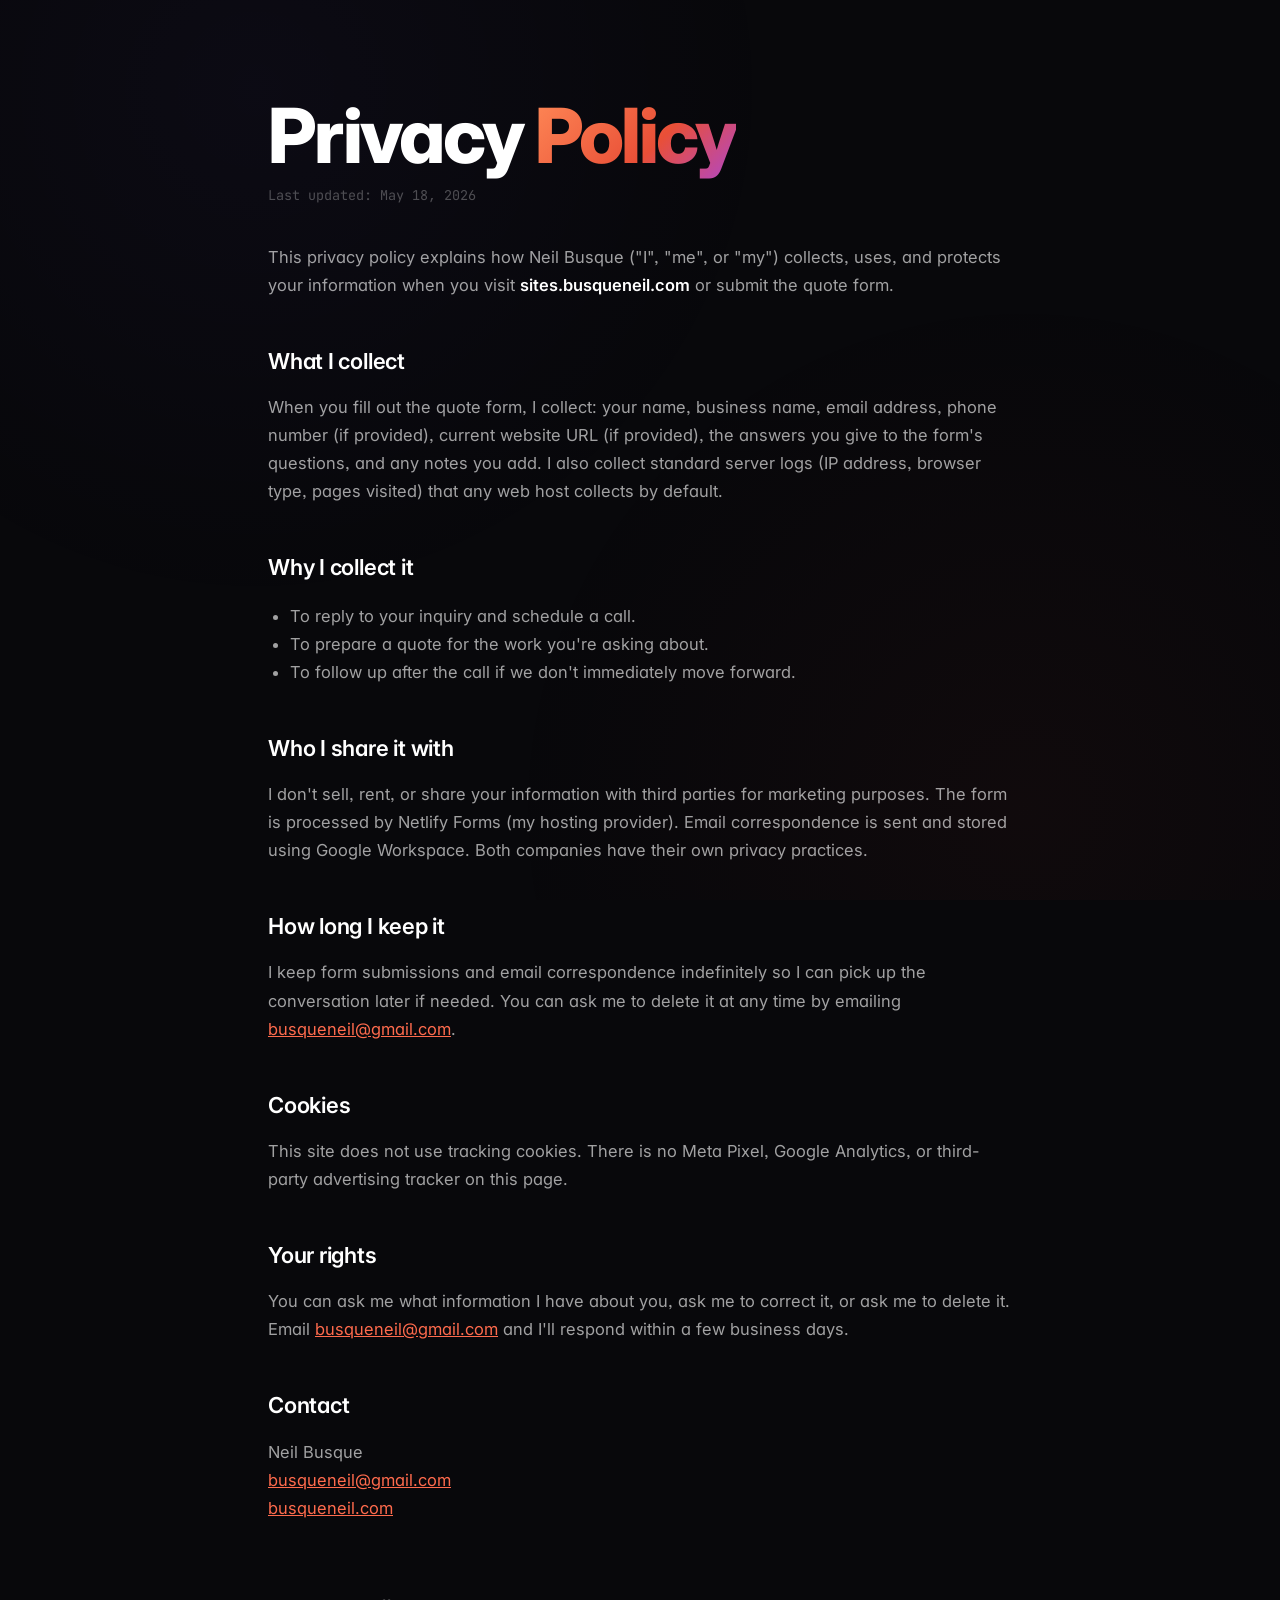
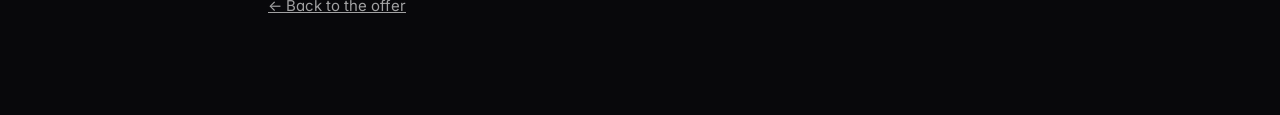
<file: privacy.html>
<!DOCTYPE html>
<html lang="en">
<head>
<meta charset="UTF-8">
<meta name="viewport" content="width=device-width, initial-scale=1.0">
<meta name="theme-color" content="#08080B">
<meta name="color-scheme" content="dark">
<title>Privacy Policy — Neil Busque</title>
<meta name="description" content="Privacy policy for sites.busqueneil.com.">

<link rel="icon" type="image/svg+xml" href="/assets/favicon.svg">

<link rel="preconnect" href="https://fonts.googleapis.com">
<link rel="preconnect" href="https://fonts.gstatic.com" crossorigin>
<link href="https://fonts.googleapis.com/css2?family=Inter:wght@400;500;600;700;800&family=JetBrains+Mono:wght@400;500;600&display=swap" rel="stylesheet">

<link rel="stylesheet" href="/css/style.css">

<style>
.legal { padding: 96px 0; }
.legal h1.display { margin-bottom: 8px; }
.legal h2 {
  font-family: var(--font-sans);
  font-size: 22px;
  font-weight: 600;
  letter-spacing: -0.01em;
  margin: 44px 0 14px;
  color: var(--text-bright);
}
.legal p, .legal li {
  font-size: 16.5px;
  line-height: 1.7;
  color: var(--text-muted);
}
.legal ul { padding-left: 22px; }
.legal a { color: var(--coral-bright); text-decoration: underline; }
.legal a:hover { color: var(--coral-soft); }
.legal .updated { color: var(--text-faint); font-size: 13.5px; margin-bottom: 36px; font-family: var(--font-mono); }
.legal .back-link { margin-top: 56px; display: inline-block; color: var(--text-muted); font-size: 15px; }
.legal .back-link:hover { color: var(--coral-bright); }
</style>
</head>
<body>

<main class="legal">
  <div class="container container--narrow">
    <h1 class="display">Privacy <span class="gradient-text">Policy</span></h1>
    <p class="updated">Last updated: May 18, 2026</p>

    <p>This privacy policy explains how Neil Busque ("I", "me", or "my") collects, uses, and protects your information when you visit <strong class="text-bright">sites.busqueneil.com</strong> or submit the quote form.</p>

    <h2>What I collect</h2>
    <p>When you fill out the quote form, I collect: your name, business name, email address, phone number (if provided), current website URL (if provided), the answers you give to the form's questions, and any notes you add. I also collect standard server logs (IP address, browser type, pages visited) that any web host collects by default.</p>

    <h2>Why I collect it</h2>
    <ul>
      <li>To reply to your inquiry and schedule a call.</li>
      <li>To prepare a quote for the work you're asking about.</li>
      <li>To follow up after the call if we don't immediately move forward.</li>
    </ul>

    <h2>Who I share it with</h2>
    <p>I don't sell, rent, or share your information with third parties for marketing purposes. The form is processed by Netlify Forms (my hosting provider). Email correspondence is sent and stored using Google Workspace. Both companies have their own privacy practices.</p>

    <h2>How long I keep it</h2>
    <p>I keep form submissions and email correspondence indefinitely so I can pick up the conversation later if needed. You can ask me to delete it at any time by emailing <a href="mailto:busqueneil@gmail.com">busqueneil@gmail.com</a>.</p>

    <h2>Cookies</h2>
    <p>This site does not use tracking cookies. There is no Meta Pixel, Google Analytics, or third-party advertising tracker on this page.</p>

    <h2>Your rights</h2>
    <p>You can ask me what information I have about you, ask me to correct it, or ask me to delete it. Email <a href="mailto:busqueneil@gmail.com">busqueneil@gmail.com</a> and I'll respond within a few business days.</p>

    <h2>Contact</h2>
    <p>Neil Busque<br>
    <a href="mailto:busqueneil@gmail.com">busqueneil@gmail.com</a><br>
    <a href="https://busqueneil.com">busqueneil.com</a></p>

    <a href="/" class="back-link">← Back to the offer</a>
  </div>
</main>

</body>
</html>
</file>
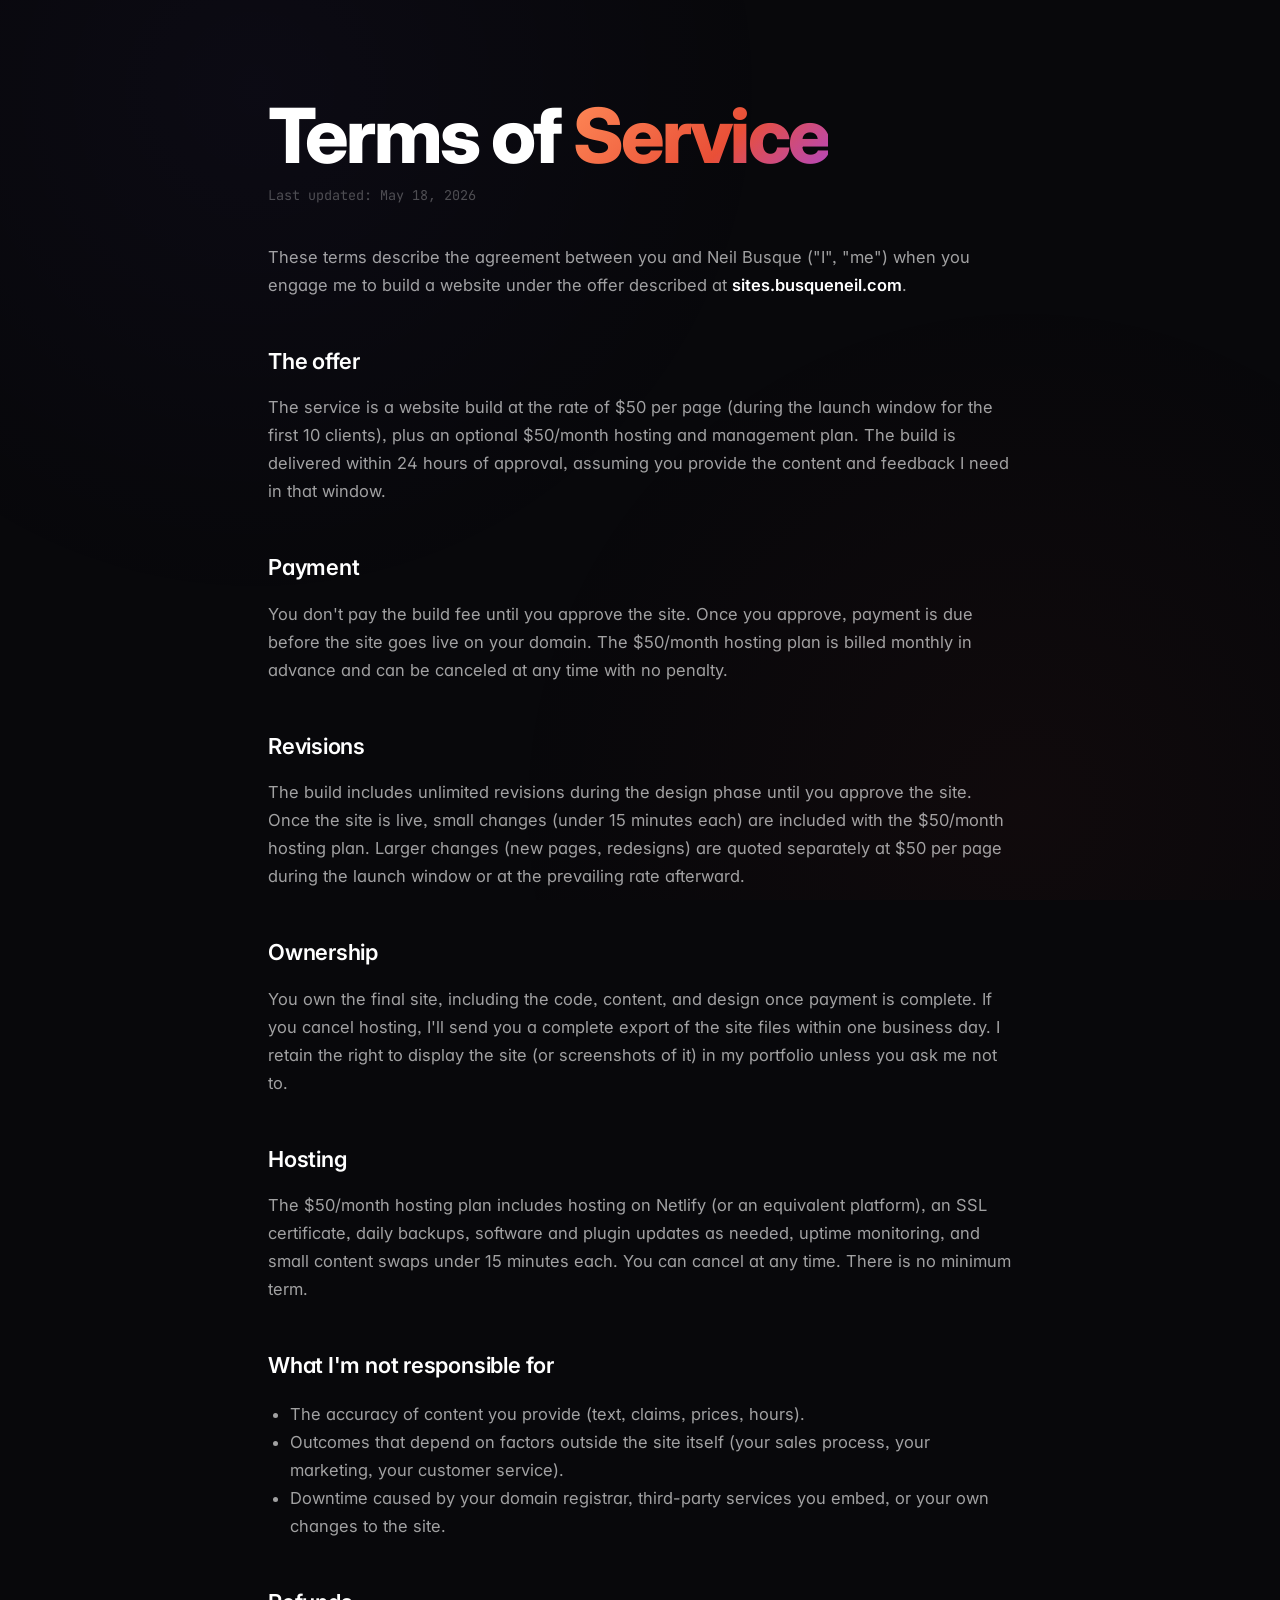
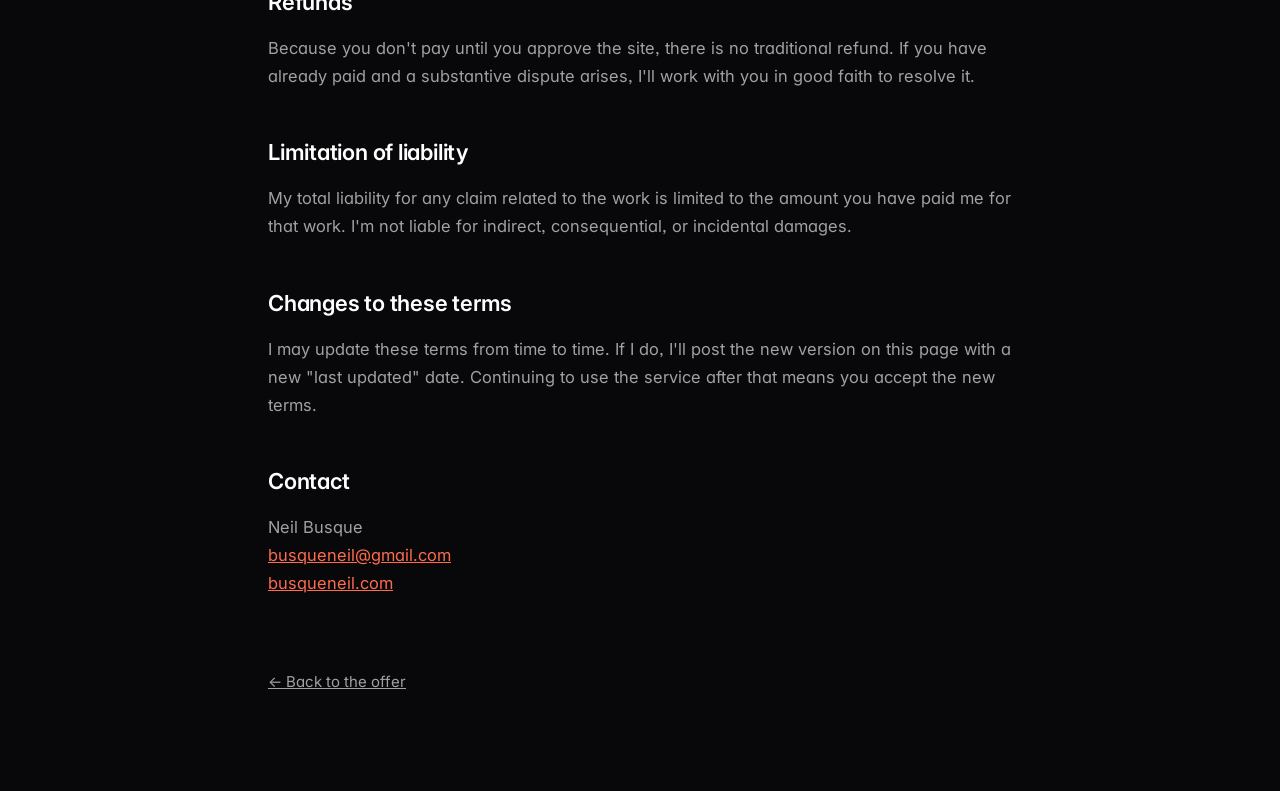
<file: terms.html>
<!DOCTYPE html>
<html lang="en">
<head>
<meta charset="UTF-8">
<meta name="viewport" content="width=device-width, initial-scale=1.0">
<meta name="theme-color" content="#08080B">
<meta name="color-scheme" content="dark">
<title>Terms of Service — Neil Busque</title>
<meta name="description" content="Terms of service for the website service offered at sites.busqueneil.com.">

<link rel="icon" type="image/svg+xml" href="/assets/favicon.svg">

<link rel="preconnect" href="https://fonts.googleapis.com">
<link rel="preconnect" href="https://fonts.gstatic.com" crossorigin>
<link href="https://fonts.googleapis.com/css2?family=Inter:wght@400;500;600;700;800&family=JetBrains+Mono:wght@400;500;600&display=swap" rel="stylesheet">

<link rel="stylesheet" href="/css/style.css">

<style>
.legal { padding: 96px 0; }
.legal h1.display { margin-bottom: 8px; }
.legal h2 {
  font-family: var(--font-sans);
  font-size: 22px;
  font-weight: 600;
  letter-spacing: -0.01em;
  margin: 44px 0 14px;
  color: var(--text-bright);
}
.legal p, .legal li {
  font-size: 16.5px;
  line-height: 1.7;
  color: var(--text-muted);
}
.legal ul { padding-left: 22px; }
.legal a { color: var(--coral-bright); text-decoration: underline; }
.legal a:hover { color: var(--coral-soft); }
.legal .updated { color: var(--text-faint); font-size: 13.5px; margin-bottom: 36px; font-family: var(--font-mono); }
.legal .back-link { margin-top: 56px; display: inline-block; color: var(--text-muted); font-size: 15px; }
.legal .back-link:hover { color: var(--coral-bright); }
</style>
</head>
<body>

<main class="legal">
  <div class="container container--narrow">
    <h1 class="display">Terms of <span class="gradient-text">Service</span></h1>
    <p class="updated">Last updated: May 18, 2026</p>

    <p>These terms describe the agreement between you and Neil Busque ("I", "me") when you engage me to build a website under the offer described at <strong class="text-bright">sites.busqueneil.com</strong>.</p>

    <h2>The offer</h2>
    <p>The service is a website build at the rate of $50 per page (during the launch window for the first 10 clients), plus an optional $50/month hosting and management plan. The build is delivered within 24 hours of approval, assuming you provide the content and feedback I need in that window.</p>

    <h2>Payment</h2>
    <p>You don't pay the build fee until you approve the site. Once you approve, payment is due before the site goes live on your domain. The $50/month hosting plan is billed monthly in advance and can be canceled at any time with no penalty.</p>

    <h2>Revisions</h2>
    <p>The build includes unlimited revisions during the design phase until you approve the site. Once the site is live, small changes (under 15 minutes each) are included with the $50/month hosting plan. Larger changes (new pages, redesigns) are quoted separately at $50 per page during the launch window or at the prevailing rate afterward.</p>

    <h2>Ownership</h2>
    <p>You own the final site, including the code, content, and design once payment is complete. If you cancel hosting, I'll send you a complete export of the site files within one business day. I retain the right to display the site (or screenshots of it) in my portfolio unless you ask me not to.</p>

    <h2>Hosting</h2>
    <p>The $50/month hosting plan includes hosting on Netlify (or an equivalent platform), an SSL certificate, daily backups, software and plugin updates as needed, uptime monitoring, and small content swaps under 15 minutes each. You can cancel at any time. There is no minimum term.</p>

    <h2>What I'm not responsible for</h2>
    <ul>
      <li>The accuracy of content you provide (text, claims, prices, hours).</li>
      <li>Outcomes that depend on factors outside the site itself (your sales process, your marketing, your customer service).</li>
      <li>Downtime caused by your domain registrar, third-party services you embed, or your own changes to the site.</li>
    </ul>

    <h2>Refunds</h2>
    <p>Because you don't pay until you approve the site, there is no traditional refund. If you have already paid and a substantive dispute arises, I'll work with you in good faith to resolve it.</p>

    <h2>Limitation of liability</h2>
    <p>My total liability for any claim related to the work is limited to the amount you have paid me for that work. I'm not liable for indirect, consequential, or incidental damages.</p>

    <h2>Changes to these terms</h2>
    <p>I may update these terms from time to time. If I do, I'll post the new version on this page with a new "last updated" date. Continuing to use the service after that means you accept the new terms.</p>

    <h2>Contact</h2>
    <p>Neil Busque<br>
    <a href="mailto:busqueneil@gmail.com">busqueneil@gmail.com</a><br>
    <a href="https://busqueneil.com">busqueneil.com</a></p>

    <a href="/" class="back-link">← Back to the offer</a>
  </div>
</main>

</body>
</html>
</file>
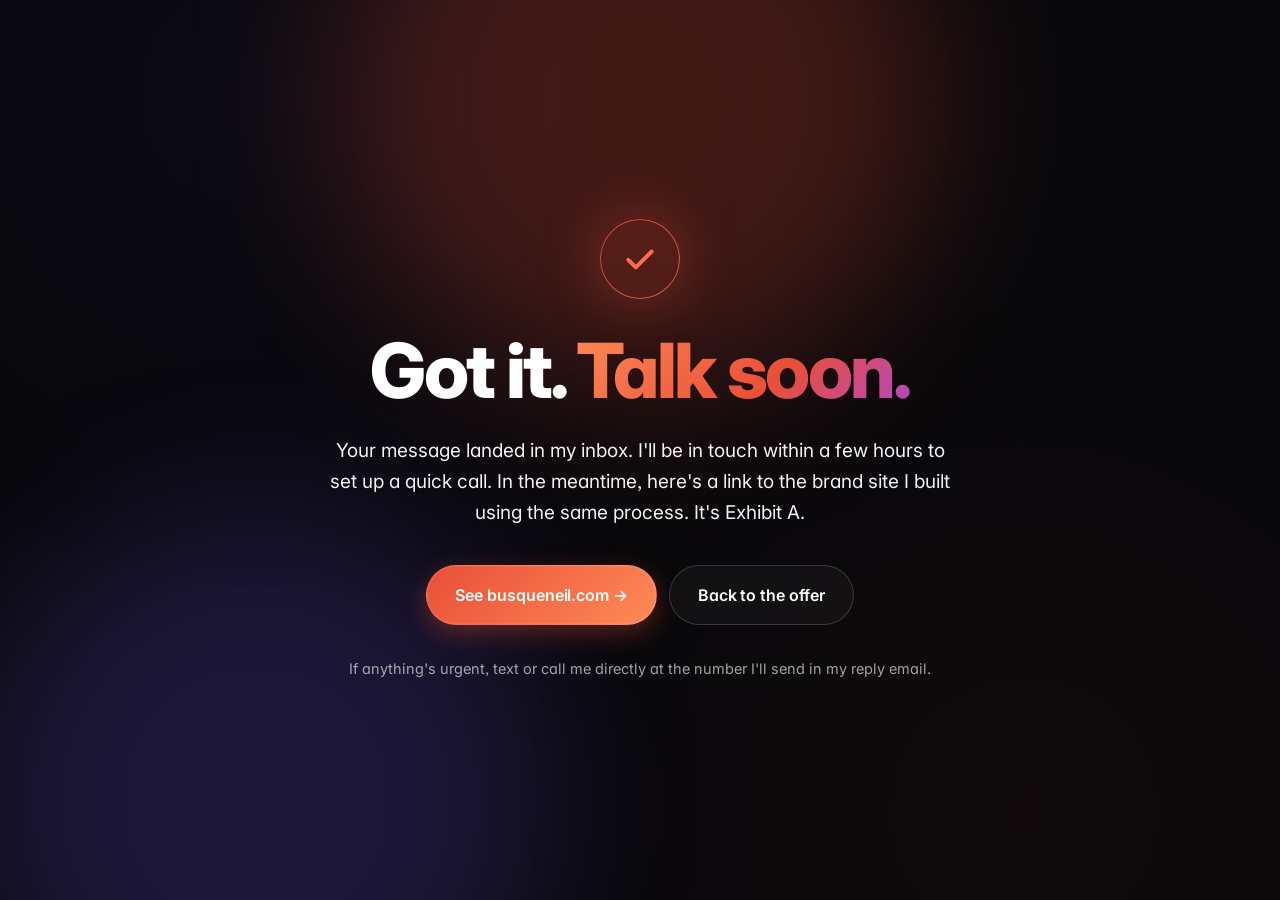
<file: thank-you.html>
<!DOCTYPE html>
<html lang="en">
<head>
<meta charset="UTF-8">
<meta name="viewport" content="width=device-width, initial-scale=1.0">
<meta name="theme-color" content="#08080B">
<meta name="color-scheme" content="dark">
<title>Got it. Talk soon. — Neil Busque</title>
<meta name="description" content="Your message landed. I'll be in touch within a few hours.">
<meta name="robots" content="noindex, nofollow">

<link rel="icon" type="image/svg+xml" href="/assets/favicon.svg">

<link rel="preconnect" href="https://fonts.googleapis.com">
<link rel="preconnect" href="https://fonts.gstatic.com" crossorigin>
<link href="https://fonts.googleapis.com/css2?family=Inter:wght@400;500;600;700;800&family=JetBrains+Mono:wght@400;500;600&display=swap" rel="stylesheet">

<link rel="stylesheet" href="/css/style.css">

<style>
.thank-you {
  min-height: 100vh;
  display: flex;
  align-items: center;
  justify-content: center;
  padding: 64px 24px;
  position: relative;
  overflow: hidden;
  isolation: isolate;
}
.thank-you__bg {
  position: absolute;
  inset: 0;
  z-index: -1;
}
.thank-you__orb {
  position: absolute;
  width: 600px;
  height: 600px;
  border-radius: 50%;
  filter: blur(80px);
  background: var(--coral);
  opacity: 0.25;
  top: -200px;
  left: 50%;
  transform: translateX(-50%);
}
.thank-you__orb--alt {
  background: var(--purple);
  opacity: 0.18;
  top: auto;
  bottom: -200px;
  left: 20%;
}
.thank-you__inner { max-width: 640px; text-align: center; position: relative; }
.thank-you__check {
  width: 80px;
  height: 80px;
  border-radius: 50%;
  background: var(--coral-faint);
  border: 1px solid rgba(233,79,55,0.4);
  margin: 0 auto 32px;
  display: flex;
  align-items: center;
  justify-content: center;
  box-shadow: 0 0 60px rgba(233,79,55,0.4);
  position: relative;
}
.thank-you__check::before {
  content: '';
  position: absolute;
  inset: -1px;
  border-radius: 50%;
  background: var(--grad-primary);
  -webkit-mask: linear-gradient(#fff 0 0) content-box, linear-gradient(#fff 0 0);
  -webkit-mask-composite: xor;
  mask-composite: exclude;
  padding: 1px;
  opacity: 0.6;
}
.thank-you__check svg { width: 40px; height: 40px; }
.thank-you__ctas { display: flex; flex-wrap: wrap; justify-content: center; gap: 12px; margin-top: 36px; }
.thank-you__secondary { font-size: 14.5px; color: var(--text-muted); margin-top: 32px; }
</style>
</head>
<body>

<main class="thank-you">
  <div class="thank-you__bg" aria-hidden="true">
    <div class="thank-you__orb"></div>
    <div class="thank-you__orb thank-you__orb--alt"></div>
  </div>
  <div class="thank-you__inner">
    <div class="thank-you__check" aria-hidden="true">
      <svg xmlns="http://www.w3.org/2000/svg" viewBox="0 0 24 24" fill="none">
        <path d="M5 12.5l4.5 4.5L19 7.5" stroke="#FF6B4D" stroke-width="2.4" stroke-linecap="round" stroke-linejoin="round"/>
      </svg>
    </div>
    <h1 class="display">Got it. <span class="gradient-text">Talk soon.</span></h1>
    <p class="prose" style="font-size: 19px;">Your message landed in my inbox. I'll be in touch within a few hours to set up a quick call. In the meantime, here's a link to the brand site I built using the same process. It's Exhibit A.</p>
    <div class="thank-you__ctas">
      <a href="https://busqueneil.com" class="btn btn--primary btn--lg" target="_blank" rel="noopener">See busqueneil.com →</a>
      <a href="/" class="btn btn--glass btn--lg">Back to the offer</a>
    </div>
    <p class="thank-you__secondary">If anything's urgent, text or call me directly at the number I'll send in my reply email.</p>
  </div>
</main>

</body>
</html>
</file>
<file: css/style.css>
/* ==========================================================================
   Tokens
   ========================================================================== */

:root {
  /* surfaces */
  --bg: #08080B;
  --bg-elevated: #0E0E14;
  --bg-card: rgba(255,255,255,0.03);
  --bg-card-hover: rgba(255,255,255,0.055);
  --bg-glass: rgba(255,255,255,0.04);
  --bg-glass-strong: rgba(255,255,255,0.07);

  /* borders */
  --border: rgba(255,255,255,0.08);
  --border-bright: rgba(255,255,255,0.16);
  --border-glow: rgba(233,79,55,0.45);

  /* text */
  --text-bright: #FFFFFF;
  --text: #F2F2F4;
  --text-muted: rgba(255,255,255,0.62);
  --text-dim: rgba(255,255,255,0.42);
  --text-faint: rgba(255,255,255,0.28);

  /* brand */
  --coral: #E94F37;
  --coral-bright: #FF6B4D;
  --coral-soft: #FF8A57;
  --coral-glow: rgba(233,79,55,0.45);
  --coral-faint: rgba(233,79,55,0.12);
  --purple: #7C5CFF;
  --purple-bright: #9377FF;
  --purple-glow: rgba(124,92,255,0.35);

  /* gradients */
  --grad-primary: linear-gradient(135deg, #E94F37 0%, #FF8A57 100%);
  --grad-mix: linear-gradient(135deg, #E94F37 0%, #B047C9 50%, #7C5CFF 100%);
  --grad-text: linear-gradient(135deg, #FF8A57 0%, #E94F37 60%, #B047C9 100%);

  /* shadows */
  --shadow-sm: 0 1px 2px rgba(0,0,0,0.35), 0 4px 12px rgba(0,0,0,0.25);
  --shadow-md: 0 8px 24px rgba(0,0,0,0.35), 0 24px 60px rgba(0,0,0,0.25);
  --shadow-glow-coral: 0 0 0 1px rgba(233,79,55,0.4), 0 8px 32px rgba(233,79,55,0.35);
  --shadow-glow-soft: 0 0 0 1px rgba(255,255,255,0.08), 0 8px 32px rgba(0,0,0,0.3);

  /* radii */
  --r-sm: 8px;
  --r-md: 14px;
  --r-lg: 20px;
  --r-xl: 28px;

  /* fonts */
  --font-sans: 'Inter', system-ui, -apple-system, BlinkMacSystemFont, sans-serif;
  --font-mono: 'JetBrains Mono', ui-monospace, SFMono-Regular, Menlo, monospace;
}

/* ==========================================================================
   Reset and base
   ========================================================================== */

*, *::before, *::after { box-sizing: border-box; }

html {
  scroll-behavior: smooth;
  scroll-padding-top: 80px;
  -webkit-text-size-adjust: 100%;
  overflow-x: hidden;
  background: var(--bg);
}

body {
  margin: 0;
  font-family: var(--font-sans);
  font-size: 16px;
  line-height: 1.65;
  font-weight: 400;
  color: var(--text);
  background: var(--bg);
  -webkit-font-smoothing: antialiased;
  -moz-osx-font-smoothing: grayscale;
  overflow-x: hidden;
  max-width: 100vw;
  font-feature-settings: 'cv11', 'ss01', 'ss03';
}

/* Subtle global grain texture */
body::before {
  content: '';
  position: fixed;
  inset: 0;
  pointer-events: none;
  z-index: 0;
  background-image: radial-gradient(circle at 20% 10%, rgba(124,92,255,0.04) 0%, transparent 40%),
                    radial-gradient(circle at 80% 90%, rgba(233,79,55,0.04) 0%, transparent 40%);
}

img, svg { max-width: 100%; display: block; }
button { font-family: inherit; cursor: pointer; }
a { color: var(--text); text-decoration: none; transition: color .15s ease, opacity .15s ease; }
a:hover { color: var(--coral-bright); }

main { position: relative; z-index: 1; }

/* ==========================================================================
   Typography
   ========================================================================== */

.display {
  font-family: var(--font-sans);
  font-weight: 700;
  letter-spacing: -0.028em;
  line-height: 1.05;
  color: var(--text-bright);
  margin: 0 0 24px;
  text-wrap: balance;
}

h1.display, .display--xl { font-size: clamp(40px, 6.5vw, 76px); font-weight: 800; letter-spacing: -0.035em; }
h2.display { font-size: clamp(32px, 4.6vw, 56px); }

.gradient-text {
  background: var(--grad-text);
  -webkit-background-clip: text;
  background-clip: text;
  -webkit-text-fill-color: transparent;
  color: transparent;
  white-space: nowrap;
}

.h3 {
  font-family: var(--font-sans);
  font-size: 19px;
  font-weight: 600;
  line-height: 1.3;
  letter-spacing: -0.01em;
  margin: 0 0 12px;
  color: var(--text-bright);
}

p { margin: 0 0 1em; }
p:last-child { margin-bottom: 0; }

.eyebrow {
  display: inline-flex;
  align-items: center;
  gap: 8px;
  font-size: 12.5px;
  font-weight: 500;
  text-transform: uppercase;
  letter-spacing: 0.14em;
  color: var(--text-muted);
  margin-bottom: 22px;
  font-family: var(--font-mono);
}
.eyebrow__dot {
  width: 6px; height: 6px;
  background: var(--coral);
  border-radius: 50%;
  box-shadow: 0 0 12px var(--coral-glow);
}

.mono { font-family: var(--font-mono); font-size: 0.9em; }
.dim { color: var(--text-dim); }
.text-coral { color: var(--coral); }
.text-bright { color: var(--text-bright); font-weight: 600; }

.prose p {
  font-size: 17.5px;
  line-height: 1.7;
  color: var(--text-muted);
  margin-bottom: 1.1em;
  text-wrap: pretty;
}
.prose strong { color: var(--text-bright); font-weight: 600; }

.mt-large { margin-top: 56px; }
.mt-medium { margin-top: 28px; }

/* ==========================================================================
   Icons
   ========================================================================== */

.ico {
  width: 20px;
  height: 20px;
  flex-shrink: 0;
  display: inline-block;
  vertical-align: middle;
}
.ico--xs { width: 14px; height: 14px; }
.ico--sm { width: 16px; height: 16px; }
.ico--md { width: 22px; height: 22px; }

/* ==========================================================================
   Layout
   ========================================================================== */

.container {
  width: 100%;
  max-width: 1180px;
  margin: 0 auto;
  padding: 0 28px;
  position: relative;
}
.container--narrow { max-width: 800px; }

.section { padding: 120px 0; position: relative; }
.section-head { max-width: 760px; margin-bottom: 64px; }
.section-sub {
  font-size: 19px;
  line-height: 1.55;
  color: var(--text-muted);
  margin: 0;
  text-wrap: pretty;
}

/* ==========================================================================
   Buttons
   ========================================================================== */

.btn {
  display: inline-flex;
  align-items: center;
  justify-content: center;
  gap: 8px;
  padding: 14px 24px;
  font-family: var(--font-sans);
  font-size: 15px;
  font-weight: 600;
  letter-spacing: -0.005em;
  border-radius: 999px;
  border: 1px solid transparent;
  transition: transform .15s ease, background .15s ease, color .15s ease, border-color .15s ease, box-shadow .25s ease;
  white-space: nowrap;
  text-decoration: none;
  cursor: pointer;
  position: relative;
}
.btn:hover { transform: translateY(-1px); opacity: 1; color: inherit; }
.btn:active { transform: translateY(0); }

.btn--primary {
  background: var(--grad-primary);
  color: #FFF;
  border-color: rgba(255,255,255,0.12);
  box-shadow: 0 0 0 1px rgba(255,255,255,0.06) inset, 0 8px 24px rgba(233,79,55,0.35);
}
.btn--primary:hover {
  color: #FFF;
  box-shadow: 0 0 0 1px rgba(255,255,255,0.1) inset, 0 12px 32px rgba(233,79,55,0.55), 0 0 60px rgba(233,79,55,0.25);
}

.btn--glass {
  background: var(--bg-glass);
  color: var(--text-bright);
  border-color: var(--border-bright);
  backdrop-filter: blur(12px);
  -webkit-backdrop-filter: blur(12px);
}
.btn--glass:hover {
  background: var(--bg-glass-strong);
  color: var(--text-bright);
  border-color: rgba(255,255,255,0.28);
}

.btn--block { display: flex; width: 100%; }
.btn--lg { padding: 16px 28px; font-size: 16px; }
.btn--xl { padding: 18px 32px; font-size: 17px; }

/* ==========================================================================
   Pulse dot
   ========================================================================== */

.pulse-dot {
  width: 8px; height: 8px;
  background: var(--coral);
  border-radius: 50%;
  flex-shrink: 0;
  box-shadow: 0 0 0 0 var(--coral-glow), 0 0 12px var(--coral-glow);
  animation: pulse 2.4s infinite;
}
.pulse-dot--sm { width: 6px; height: 6px; }
@keyframes pulse {
  0%   { box-shadow: 0 0 0 0 rgba(233,79,55,0.55), 0 0 12px rgba(233,79,55,0.6); }
  70%  { box-shadow: 0 0 0 8px rgba(233,79,55,0), 0 0 12px rgba(233,79,55,0.4); }
  100% { box-shadow: 0 0 0 0 rgba(233,79,55,0), 0 0 12px rgba(233,79,55,0.4); }
}

/* ==========================================================================
   Sticky bar
   ========================================================================== */

.sticky-bar {
  position: sticky;
  top: 0;
  z-index: 100;
  background: rgba(8,8,11,0.78);
  backdrop-filter: blur(20px) saturate(180%);
  -webkit-backdrop-filter: blur(20px) saturate(180%);
  border-bottom: 1px solid var(--border);
}
.sticky-bar__inner {
  max-width: 1280px;
  margin: 0 auto;
  padding: 12px 24px;
  display: flex;
  align-items: center;
  justify-content: space-between;
  gap: 14px;
}
.sticky-bar__left {
  display: flex;
  align-items: center;
  gap: 10px;
  min-width: 0;
  flex: 1 1 auto;
  overflow: hidden;
}
.sticky-bar__text {
  font-size: 13.5px;
  line-height: 1.4;
  color: var(--text);
  white-space: nowrap;
  overflow: hidden;
  text-overflow: ellipsis;
}
.sticky-bar__text strong { color: var(--text-bright); font-weight: 600; }
.sticky-bar__cta {
  flex: 0 0 auto;
  display: inline-flex;
  align-items: center;
  gap: 6px;
  background: var(--grad-primary);
  color: #FFF;
  padding: 8px 16px;
  border-radius: 999px;
  font-size: 13px;
  font-weight: 600;
  white-space: nowrap;
  border: 1px solid rgba(255,255,255,0.14);
  box-shadow: 0 4px 16px rgba(233,79,55,0.35);
  transition: box-shadow .2s ease, transform .15s ease;
}
.sticky-bar__cta:hover { color: #FFF; opacity: 1; transform: translateY(-1px); box-shadow: 0 8px 24px rgba(233,79,55,0.55); }

@media (max-width: 640px) {
  .sticky-bar__inner { padding: 10px 16px; gap: 10px; }
  .sticky-bar__text { font-size: 12.5px; white-space: normal; text-overflow: clip; }
  .sticky-bar__sep { display: none; }
  .sticky-bar__text .dim { display: block; font-size: 11.5px; }
  .sticky-bar__cta { padding: 7px 12px; font-size: 12px; }
}

/* ==========================================================================
   Hero
   ========================================================================== */

.hero {
  position: relative;
  padding: 120px 0 140px;
  overflow: hidden;
  isolation: isolate;
}

.hero__bg {
  position: absolute;
  inset: 0;
  z-index: -1;
  overflow: hidden;
}

.hero__grid {
  position: absolute;
  inset: 0;
  width: 100%;
  height: 100%;
  opacity: 0.5;
  mask-image: radial-gradient(ellipse at center, rgba(0,0,0,0.9) 0%, transparent 70%);
  -webkit-mask-image: radial-gradient(ellipse at center, rgba(0,0,0,0.9) 0%, transparent 70%);
}

.hero__orb {
  position: absolute;
  border-radius: 50%;
  filter: blur(80px);
  opacity: 0.7;
  pointer-events: none;
  will-change: transform;
}
.hero__orb--a {
  width: 600px; height: 600px;
  background: var(--coral);
  top: -200px; right: -100px;
  opacity: 0.35;
  animation: float-a 18s ease-in-out infinite alternate;
}
.hero__orb--b {
  width: 500px; height: 500px;
  background: var(--purple);
  bottom: -150px; left: -100px;
  opacity: 0.3;
  animation: float-b 22s ease-in-out infinite alternate;
}
.hero__orb--c {
  width: 360px; height: 360px;
  background: var(--coral-soft);
  top: 30%; left: 40%;
  opacity: 0.18;
  animation: float-c 26s ease-in-out infinite alternate;
}
@keyframes float-a { from { transform: translate(0,0); } to { transform: translate(-80px, 60px); } }
@keyframes float-b { from { transform: translate(0,0); } to { transform: translate(100px, -50px); } }
@keyframes float-c { from { transform: translate(0,0) scale(1); } to { transform: translate(-50px, -80px) scale(1.15); } }

.hero__noise {
  position: absolute;
  inset: 0;
  background-image: url("data:image/svg+xml,%3Csvg xmlns='http://www.w3.org/2000/svg' viewBox='0 0 200 200'%3E%3Cfilter id='n'%3E%3CfeTurbulence type='fractalNoise' baseFrequency='0.9' numOctaves='2'/%3E%3CfeColorMatrix values='0 0 0 0 1 0 0 0 0 1 0 0 0 0 1 0 0 0 0.12 0'/%3E%3C/filter%3E%3Crect width='200' height='200' filter='url(%23n)'/%3E%3C/svg%3E");
  opacity: 0.4;
  mix-blend-mode: overlay;
}

.hero__inner {
  max-width: 920px;
  position: relative;
}

.hero__badge {
  display: inline-flex;
  align-items: center;
  gap: 8px;
  background: var(--bg-glass);
  border: 1px solid var(--border-bright);
  backdrop-filter: blur(12px);
  -webkit-backdrop-filter: blur(12px);
  padding: 7px 14px;
  border-radius: 999px;
  font-size: 12.5px;
  font-weight: 500;
  color: var(--text);
  margin-bottom: 28px;
  font-family: var(--font-mono);
  letter-spacing: 0.01em;
}

.hero__sub {
  font-size: 21px;
  line-height: 1.55;
  color: var(--text-muted);
  max-width: 720px;
  margin: 0 0 40px;
  text-wrap: pretty;
}

.hero__ctas {
  display: flex;
  flex-wrap: wrap;
  gap: 12px;
  margin-bottom: 56px;
}

.trust-strip {
  list-style: none;
  padding: 0;
  margin: 0;
  display: flex;
  flex-wrap: wrap;
  gap: 12px 32px;
}
.trust-strip li {
  font-size: 14px;
  color: var(--text-muted);
  display: inline-flex;
  align-items: center;
  gap: 8px;
}
.trust-strip li .ico { color: var(--coral); }

@media (max-width: 640px) {
  .hero { padding: 64px 0 88px; }
  .hero__sub { font-size: 17px; margin-bottom: 32px; }
  .hero__ctas { flex-direction: column; align-items: stretch; }
  .hero__ctas .btn { width: 100%; }
  .hero__orb--a { width: 380px; height: 380px; }
  .hero__orb--b { width: 320px; height: 320px; }
  .hero__orb--c { width: 240px; height: 240px; }
}

/* ==========================================================================
   Problem section
   ========================================================================== */

.section--problem {
  background: linear-gradient(180deg, var(--bg) 0%, var(--bg-elevated) 50%, var(--bg) 100%);
}

.impact-list {
  list-style: none;
  padding: 0;
  margin: 0;
}
.impact-list li {
  display: flex;
  align-items: flex-start;
  gap: 14px;
  padding: 18px 0;
  border-bottom: 1px solid var(--border);
  font-size: 17px;
  line-height: 1.55;
  color: var(--text-muted);
}
.impact-list li:last-child { border-bottom: none; }
.impact-list li .ico { margin-top: 3px; color: var(--coral); flex-shrink: 0; }

/* ==========================================================================
   Cards (benefits grid)
   ========================================================================== */

.grid { display: grid; gap: 18px; }
.grid--3 { grid-template-columns: repeat(3, 1fr); }
@media (max-width: 980px) { .grid--3 { grid-template-columns: repeat(2, 1fr); } }
@media (max-width: 640px) { .grid--3 { grid-template-columns: 1fr; } }

.card {
  background: var(--bg-card);
  border: 1px solid var(--border);
  border-radius: var(--r-md);
  padding: 32px 28px;
  position: relative;
  overflow: hidden;
  transition: transform .25s ease, background .2s ease, border-color .2s ease;
}
.card::before {
  content: '';
  position: absolute;
  inset: 0;
  border-radius: inherit;
  padding: 1px;
  background: linear-gradient(135deg, transparent 0%, transparent 60%, rgba(233,79,55,0.4) 100%);
  -webkit-mask: linear-gradient(#fff 0 0) content-box, linear-gradient(#fff 0 0);
          mask: linear-gradient(#fff 0 0) content-box, linear-gradient(#fff 0 0);
  -webkit-mask-composite: xor;
          mask-composite: exclude;
  opacity: 0;
  transition: opacity .25s ease;
  pointer-events: none;
}
.card:hover {
  transform: translateY(-2px);
  background: var(--bg-card-hover);
  border-color: var(--border-bright);
}
.card:hover::before { opacity: 1; }

.card p {
  color: var(--text-muted);
  font-size: 15.5px;
  line-height: 1.6;
}

.card__icon {
  width: 44px;
  height: 44px;
  border-radius: 12px;
  background: var(--coral-faint);
  border: 1px solid rgba(233,79,55,0.25);
  display: inline-flex;
  align-items: center;
  justify-content: center;
  color: var(--coral-bright);
  margin-bottom: 22px;
  box-shadow: inset 0 0 12px rgba(233,79,55,0.15);
}
.card__icon svg { width: 22px; height: 22px; }

/* ==========================================================================
   Mechanism
   ========================================================================== */

.section--mechanism {
  background: var(--bg-elevated);
  border-block: 1px solid var(--border);
}

.mechanism-list {
  list-style: none;
  padding: 0;
  margin: 0;
}
.mech-item {
  display: grid;
  grid-template-columns: auto 1fr;
  gap: 32px;
  padding: 36px 0;
  border-top: 1px solid var(--border);
  align-items: start;
}
.mech-item:last-child { border-bottom: 1px solid var(--border); }
.mech-item__n {
  font-family: var(--font-mono);
  font-size: 38px;
  font-weight: 500;
  background: var(--grad-text);
  -webkit-background-clip: text;
  background-clip: text;
  -webkit-text-fill-color: transparent;
  color: transparent;
  line-height: 1;
  min-width: 64px;
  letter-spacing: -0.02em;
}
.mech-item__body p {
  color: var(--text-muted);
  font-size: 16.5px;
  line-height: 1.7;
  max-width: 760px;
}

@media (max-width: 640px) {
  .mech-item { grid-template-columns: 1fr; gap: 10px; padding: 28px 0; }
  .mech-item__n { font-size: 30px; }
}

/* ==========================================================================
   Comparison table
   ========================================================================== */

.comparison-table {
  border: 1px solid var(--border);
  border-radius: var(--r-lg);
  overflow: hidden;
  background: var(--bg-card);
  backdrop-filter: blur(12px);
  -webkit-backdrop-filter: blur(12px);
}
.comparison-row {
  display: grid;
  grid-template-columns: 1.4fr 1fr 1fr 1.2fr 1fr 1.1fr;
  border-bottom: 1px solid var(--border);
}
.comparison-row:last-child { border-bottom: none; }
.comparison-row--head {
  background: rgba(255,255,255,0.025);
  font-family: var(--font-mono);
  font-weight: 500;
  font-size: 11.5px;
  text-transform: uppercase;
  letter-spacing: 0.1em;
  color: var(--text-dim);
}
.comparison-row--head .cmp-label { color: var(--text-dim); }
.comparison-row--highlight {
  position: relative;
  background: linear-gradient(135deg, rgba(233,79,55,0.07), rgba(124,92,255,0.07));
  border-top: 1px solid var(--coral-glow);
  border-bottom: 1px solid var(--coral-glow);
  box-shadow: 0 0 24px rgba(233,79,55,0.18) inset;
}
.cmp-label, .cmp-cell {
  padding: 18px 18px;
  font-size: 14.5px;
  line-height: 1.5;
  color: var(--text-muted);
}
.cmp-label {
  font-weight: 600;
  color: var(--text);
  border-right: 1px solid var(--border);
}
.comparison-row--highlight .cmp-label,
.comparison-row--highlight .cmp-cell { color: var(--text-bright); }
.winner-badge {
  display: inline-flex;
  align-items: center;
  gap: 6px;
  background: var(--grad-primary);
  color: #FFF;
  padding: 5px 12px;
  border-radius: 999px;
  font-family: var(--font-mono);
  font-size: 11px;
  font-weight: 600;
  text-transform: uppercase;
  letter-spacing: 0.08em;
  box-shadow: 0 4px 12px rgba(233,79,55,0.4);
}

@media (max-width: 960px) {
  .comparison-table { border: none; background: transparent; }
  .comparison-row {
    grid-template-columns: 1fr;
    background: var(--bg-card);
    border: 1px solid var(--border);
    border-radius: var(--r-md);
    margin-bottom: 16px;
    overflow: hidden;
  }
  .comparison-row--head { display: none; }
  .comparison-row--highlight {
    background: linear-gradient(135deg, rgba(233,79,55,0.1), rgba(124,92,255,0.08));
    border-color: var(--coral-glow);
  }
  .cmp-label {
    background: rgba(255,255,255,0.03);
    padding: 14px 18px;
    font-size: 15px;
    border-right: none;
    border-bottom: 1px solid var(--border);
  }
  .cmp-cell {
    display: grid;
    grid-template-columns: 110px 1fr;
    align-items: center;
    gap: 12px;
    padding: 12px 18px;
    border-bottom: 1px solid var(--border);
    font-size: 14.5px;
  }
  .cmp-cell:last-child { border-bottom: none; }
  .cmp-cell::before {
    content: attr(data-label);
    font-family: var(--font-mono);
    font-size: 11px;
    text-transform: uppercase;
    letter-spacing: 0.08em;
    color: var(--text-faint);
    font-weight: 500;
  }
}

/* ==========================================================================
   Process
   ========================================================================== */

.section--process {
  background: linear-gradient(180deg, var(--bg) 0%, var(--bg-elevated) 100%);
}

.process-grid {
  list-style: none;
  padding: 0;
  margin: 0;
  display: grid;
  grid-template-columns: repeat(4, 1fr);
  gap: 18px;
  position: relative;
}
@media (max-width: 980px) { .process-grid { grid-template-columns: repeat(2, 1fr); } }
@media (max-width: 540px) { .process-grid { grid-template-columns: 1fr; } }

.process-step {
  background: var(--bg-card);
  border: 1px solid var(--border);
  border-radius: var(--r-md);
  padding: 28px 24px;
  position: relative;
  transition: background .2s ease, border-color .2s ease, transform .25s ease;
}
.process-step:hover {
  background: var(--bg-card-hover);
  border-color: var(--border-bright);
  transform: translateY(-2px);
}
.process-step__icon {
  width: 40px;
  height: 40px;
  border-radius: 10px;
  background: var(--coral-faint);
  border: 1px solid rgba(233,79,55,0.25);
  display: inline-flex;
  align-items: center;
  justify-content: center;
  color: var(--coral-bright);
  margin-bottom: 18px;
}
.process-step__icon svg { width: 20px; height: 20px; }
.process-step__n {
  position: absolute;
  top: 24px;
  right: 24px;
  font-family: var(--font-mono);
  font-size: 13px;
  font-weight: 500;
  color: var(--text-faint);
  letter-spacing: 0.05em;
}
.process-step p { color: var(--text-muted); font-size: 15px; line-height: 1.6; }

/* ==========================================================================
   Industry examples
   ========================================================================== */

.examples-grid {
  display: grid;
  grid-template-columns: repeat(2, 1fr);
  gap: 18px;
}
.examples-grid > article:first-child { grid-column: 1 / -1; }
@media (max-width: 820px) {
  .examples-grid { grid-template-columns: 1fr; }
  .examples-grid > article:first-child { grid-column: auto; }
}

.example {
  background: var(--bg-card);
  border: 1px solid var(--border);
  border-radius: var(--r-md);
  padding: 28px;
  transition: background .2s ease, border-color .2s ease, transform .25s ease;
}
.example:hover {
  background: var(--bg-card-hover);
  border-color: var(--border-bright);
  transform: translateY(-2px);
}

.example header {
  display: flex;
  align-items: flex-start;
  gap: 16px;
  margin-bottom: 22px;
}
.example__icon {
  width: 48px;
  height: 48px;
  border-radius: 12px;
  background: var(--coral-faint);
  border: 1px solid rgba(233,79,55,0.25);
  display: inline-flex;
  align-items: center;
  justify-content: center;
  color: var(--coral-bright);
  flex-shrink: 0;
}
.example__icon svg { width: 24px; height: 24px; }

.example__meta {
  display: flex;
  align-items: center;
  flex-wrap: wrap;
  gap: 8px;
  font-size: 13.5px;
  color: var(--text-muted);
  margin-top: 6px;
}
.example__meta strong { color: var(--coral-bright); font-weight: 600; }

.example__pages {
  display: flex;
  flex-wrap: wrap;
  gap: 6px;
  margin-bottom: 22px;
  padding-bottom: 22px;
  border-bottom: 1px solid var(--border);
}
.example__pages span {
  background: var(--bg-glass);
  border: 1px solid var(--border);
  color: var(--text);
  font-family: var(--font-mono);
  font-size: 12px;
  font-weight: 500;
  padding: 4px 10px;
  border-radius: 999px;
}

.examples-footnote {
  text-align: center;
  color: var(--text-muted);
  font-size: 15px;
  margin-top: 40px;
  max-width: 640px;
  margin-left: auto;
  margin-right: auto;
}

.check-list {
  list-style: none;
  padding: 0;
  margin: 0;
}
.check-list li {
  position: relative;
  padding: 7px 0 7px 28px;
  font-size: 15px;
  color: var(--text-muted);
  line-height: 1.55;
}
.check-list li::before {
  content: '';
  position: absolute;
  left: 0;
  top: 11px;
  width: 18px;
  height: 18px;
  border-radius: 50%;
  background: var(--coral-faint);
  border: 1px solid rgba(233,79,55,0.3);
  background-image: url("data:image/svg+xml,%3Csvg xmlns='http://www.w3.org/2000/svg' viewBox='0 0 16 16' fill='none'%3E%3Cpath d='M4 8.5l2.5 2.5L12 5.5' stroke='%23FF6B4D' stroke-width='2' stroke-linecap='round' stroke-linejoin='round'/%3E%3C/svg%3E");
  background-position: center;
  background-repeat: no-repeat;
}

/* ==========================================================================
   Included grid
   ========================================================================== */

.section--included {
  background: var(--bg-elevated);
  border-block: 1px solid var(--border);
  position: relative;
}
.section--included::before {
  content: '';
  position: absolute;
  inset: 0;
  background-image: url("data:image/svg+xml,%3Csvg xmlns='http://www.w3.org/2000/svg' width='40' height='40'%3E%3Cpath d='M 40 0 L 0 0 0 40' fill='none' stroke='rgba(255,255,255,0.02)' stroke-width='1'/%3E%3C/svg%3E");
  pointer-events: none;
  mask-image: radial-gradient(ellipse at center, rgba(0,0,0,0.6) 0%, transparent 80%);
  -webkit-mask-image: radial-gradient(ellipse at center, rgba(0,0,0,0.6) 0%, transparent 80%);
}

.included-grid {
  list-style: none;
  padding: 0;
  margin: 0;
  display: grid;
  grid-template-columns: repeat(2, 1fr);
  gap: 8px 36px;
  position: relative;
}
@media (max-width: 640px) { .included-grid { grid-template-columns: 1fr; } }

.included-grid li {
  display: flex;
  align-items: flex-start;
  gap: 12px;
  padding: 14px 0;
  font-size: 16px;
  line-height: 1.5;
  color: var(--text);
  border-bottom: 1px solid var(--border);
}
.included-grid li .ico { margin-top: 3px; flex-shrink: 0; }

/* ==========================================================================
   Pricing
   ========================================================================== */

.pricing-grid {
  display: grid;
  grid-template-columns: repeat(2, 1fr);
  gap: 20px;
  max-width: 960px;
  margin: 0 auto;
}
@media (max-width: 820px) { .pricing-grid { grid-template-columns: 1fr; } }

.pricing-card {
  background: var(--bg-card);
  color: var(--text);
  border: 1px solid var(--border);
  border-radius: var(--r-xl);
  padding: 40px 36px;
  position: relative;
  overflow: hidden;
  backdrop-filter: blur(8px);
  -webkit-backdrop-filter: blur(8px);
}
.pricing-card--featured {
  border-color: rgba(233,79,55,0.35);
  background: linear-gradient(180deg, rgba(233,79,55,0.06) 0%, rgba(124,92,255,0.04) 100%);
  box-shadow: 0 0 0 1px rgba(233,79,55,0.18), 0 24px 80px rgba(233,79,55,0.18);
}
.pricing-card__glow {
  position: absolute;
  top: -50%;
  right: -30%;
  width: 380px;
  height: 380px;
  background: radial-gradient(circle, rgba(233,79,55,0.32) 0%, transparent 70%);
  filter: blur(40px);
  pointer-events: none;
}
.pricing-card__label {
  font-family: var(--font-mono);
  font-size: 11.5px;
  font-weight: 500;
  text-transform: uppercase;
  letter-spacing: 0.12em;
  color: var(--coral-bright);
  display: block;
  margin-bottom: 20px;
}
.pricing-card--featured .pricing-card__label { color: var(--coral-bright); }

.pricing-card__price { display: flex; align-items: baseline; gap: 10px; margin-bottom: 18px; }
.pricing-card__amount {
  font-family: var(--font-sans);
  font-size: 72px;
  font-weight: 700;
  letter-spacing: -0.03em;
  color: var(--text-bright);
  line-height: 1;
  background: var(--grad-text);
  -webkit-background-clip: text;
  background-clip: text;
  -webkit-text-fill-color: transparent;
}
.pricing-card:not(.pricing-card--featured) .pricing-card__amount {
  background: none;
  -webkit-text-fill-color: var(--text-bright);
  color: var(--text-bright);
}
.pricing-card__per { font-size: 16px; color: var(--text-muted); }

.pricing-card__note {
  font-size: 14.5px;
  line-height: 1.55;
  color: var(--text-muted);
  margin-bottom: 24px;
  max-width: 440px;
  position: relative;
}
.pricing-card .check-list { margin-bottom: 32px; position: relative; }
.pricing-card .check-list li { color: var(--text); }

.pricing-footnote {
  text-align: center;
  color: var(--text-muted);
  font-size: 14.5px;
  line-height: 1.6;
  max-width: 720px;
  margin: 40px auto 0;
}

/* ==========================================================================
   About
   ========================================================================== */

.section--about {
  background: var(--bg-elevated);
  border-block: 1px solid var(--border);
}

/* ==========================================================================
   Risk reversal
   ========================================================================== */

.risk-grid {
  display: grid;
  grid-template-columns: repeat(3, 1fr);
  gap: 18px;
}
@media (max-width: 920px) { .risk-grid { grid-template-columns: 1fr; } }

.risk-card {
  background: var(--bg-card);
  border: 1px solid var(--border);
  border-radius: var(--r-md);
  padding: 32px 28px;
  transition: background .2s ease, border-color .2s ease, transform .25s ease;
}
.risk-card:hover {
  background: var(--bg-card-hover);
  border-color: var(--border-bright);
  transform: translateY(-2px);
}
.risk-card p { color: var(--text-muted); font-size: 15px; line-height: 1.6; }

/* ==========================================================================
   Founder
   ========================================================================== */

.section--founder {
  position: relative;
  background: var(--bg-elevated);
  border-block: 1px solid var(--border);
  overflow: hidden;
}
.section--founder::before {
  content: '';
  position: absolute;
  top: 50%;
  left: -10%;
  width: 600px;
  height: 600px;
  background: radial-gradient(circle, rgba(233,79,55,0.13) 0%, transparent 70%);
  filter: blur(60px);
  transform: translateY(-50%);
  pointer-events: none;
}
.section--founder .prose p { color: var(--text); }

/* ==========================================================================
   FAQ
   ========================================================================== */

.faq-list {
  border-top: 1px solid var(--border);
}
.faq-item {
  border-bottom: 1px solid var(--border);
}
.faq-item summary {
  list-style: none;
  cursor: pointer;
  padding: 22px 0;
  display: flex;
  align-items: center;
  justify-content: space-between;
  gap: 24px;
  font-size: 18px;
  font-weight: 500;
  color: var(--text-bright);
  transition: color .15s ease;
}
.faq-item summary::-webkit-details-marker { display: none; }
.faq-item summary:hover { color: var(--coral-bright); }
.faq-icon {
  flex-shrink: 0;
  width: 32px;
  height: 32px;
  border-radius: 50%;
  background: var(--bg-glass);
  border: 1px solid var(--border-bright);
  display: inline-flex;
  align-items: center;
  justify-content: center;
  color: var(--text-bright);
  transition: transform .3s ease, background .15s ease, border-color .15s ease, color .15s ease;
}
.faq-item[open] .faq-icon {
  transform: rotate(45deg);
  background: var(--coral-faint);
  border-color: var(--coral-glow);
  color: var(--coral-bright);
}
.faq-body {
  padding: 0 0 22px;
  font-size: 16px;
  line-height: 1.7;
  color: var(--text-muted);
  max-width: 720px;
}

/* ==========================================================================
   Form
   ========================================================================== */

.section--form {
  position: relative;
  background: var(--bg);
  overflow: hidden;
}
.section--form::before {
  content: '';
  position: absolute;
  top: 0;
  left: 50%;
  transform: translateX(-50%);
  width: 80%;
  height: 600px;
  background: radial-gradient(ellipse at center top, rgba(233,79,55,0.18) 0%, transparent 60%);
  filter: blur(40px);
  pointer-events: none;
}

.quote-form {
  background: var(--bg-card);
  border: 1px solid var(--border-bright);
  border-radius: var(--r-xl);
  padding: 44px;
  backdrop-filter: blur(12px);
  -webkit-backdrop-filter: blur(12px);
  box-shadow: 0 0 0 1px rgba(255,255,255,0.04), 0 32px 80px rgba(0,0,0,0.4);
  position: relative;
}
@media (max-width: 640px) { .quote-form { padding: 28px 22px; } }

.form-row {
  display: grid;
  grid-template-columns: repeat(2, 1fr);
  gap: 18px;
  margin-bottom: 18px;
}
@media (max-width: 640px) { .form-row { grid-template-columns: 1fr; gap: 0; } }

.form-field {
  margin-bottom: 20px;
  border: none;
  padding: 0;
}
.form-field label, .form-field legend {
  display: block;
  font-size: 14px;
  font-weight: 500;
  color: var(--text-bright);
  margin-bottom: 8px;
}
.form-field legend { padding: 0; }
.form-optional { font-weight: 400; color: var(--text-faint); }

.form-field input[type="text"],
.form-field input[type="email"],
.form-field input[type="tel"],
.form-field input[type="url"],
.form-field textarea {
  width: 100%;
  padding: 13px 16px;
  border: 1px solid var(--border-bright);
  border-radius: var(--r-sm);
  font-family: var(--font-sans);
  font-size: 15.5px;
  color: var(--text-bright);
  background: rgba(255,255,255,0.02);
  transition: border-color .15s ease, background .15s ease, box-shadow .15s ease;
}
.form-field input::placeholder, .form-field textarea::placeholder { color: var(--text-faint); }
.form-field input:focus,
.form-field textarea:focus {
  outline: none;
  border-color: var(--coral);
  background: rgba(255,255,255,0.04);
  box-shadow: 0 0 0 4px rgba(233,79,55,0.15);
}
.form-field textarea { resize: vertical; min-height: 96px; }

.radio {
  display: flex;
  align-items: center;
  gap: 10px;
  padding: 12px 14px;
  border: 1px solid var(--border-bright);
  border-radius: var(--r-sm);
  margin-bottom: 8px;
  cursor: pointer;
  transition: border-color .15s ease, background .15s ease;
  font-size: 15px;
  color: var(--text);
  background: rgba(255,255,255,0.015);
}
.radio:hover { border-color: rgba(255,255,255,0.28); background: rgba(255,255,255,0.03); }
.radio input[type="radio"] {
  width: 18px;
  height: 18px;
  accent-color: var(--coral);
  margin: 0;
  flex-shrink: 0;
}
.radio:has(input:checked) {
  border-color: var(--coral);
  background: rgba(233,79,55,0.08);
  color: var(--text-bright);
}

.form-disclaimer {
  text-align: center;
  margin-top: 16px;
  font-size: 13px;
  color: var(--text-muted);
}

/* ==========================================================================
   Footer
   ========================================================================== */

.footer {
  background: var(--bg);
  color: var(--text-muted);
  padding: 64px 0 40px;
  border-top: 1px solid var(--border);
}
.footer__top {
  display: flex;
  justify-content: space-between;
  flex-wrap: wrap;
  gap: 24px;
  padding-bottom: 36px;
  border-bottom: 1px solid var(--border);
}
.footer__brand strong {
  font-family: var(--font-sans);
  font-size: 17px;
  font-weight: 700;
  letter-spacing: -0.01em;
  color: var(--text-bright);
  display: block;
  margin-bottom: 6px;
}
.footer__brand p { margin: 0; font-size: 14.5px; }
.footer__nav { display: flex; gap: 28px; align-items: center; }
.footer__nav a {
  color: var(--text-muted);
  font-size: 14.5px;
  transition: color .15s ease;
}
.footer__nav a:hover { color: var(--text-bright); }
.footer__bottom {
  padding-top: 24px;
  font-size: 13px;
  color: var(--text-faint);
}
.footer__bottom p { margin: 0; }

@media (max-width: 640px) {
  .footer__top { flex-direction: column; align-items: flex-start; }
  .footer__nav { flex-wrap: wrap; gap: 16px 22px; }
}

/* ==========================================================================
   Mobile spacing
   ========================================================================== */

@media (max-width: 640px) {
  .container { padding: 0 20px; }
  .section { padding: 72px 0; }
  .section-head { margin-bottom: 40px; }
  .section-head .display { margin-bottom: 16px; }
  .section-sub { font-size: 16.5px; }
  h1.display, .display--xl { font-size: 36px; line-height: 1.1; letter-spacing: -0.025em; }
  h2.display { font-size: 28px; line-height: 1.15; }
  .h3 { font-size: 17px; }
  .card, .risk-card, .process-step, .example { padding: 24px 22px; }
  .pricing-card { padding: 30px 24px; }
  .pricing-card__amount { font-size: 56px; }
  .hero__sub { font-size: 17px; }
  .impact-list li { font-size: 15.5px; }
  .check-list li, .included-grid li { font-size: 15px; }
}
@media (max-width: 400px) {
  h1.display, .display--xl { font-size: 32px; }
  h2.display { font-size: 25px; }
}

/* ==========================================================================
   Scroll reveal
   ========================================================================== */

.reveal {
  opacity: 0;
  transform: translateY(20px);
  transition: opacity .8s ease, transform .8s cubic-bezier(.4,0,.2,1);
}
.reveal.is-visible {
  opacity: 1;
  transform: translateY(0);
}
@media (prefers-reduced-motion: reduce) {
  .reveal { opacity: 1; transform: none; transition: none; }
  html { scroll-behavior: auto; }
  .pulse-dot, .hero__orb { animation: none; }
}

/* ==========================================================================
   Focus
   ========================================================================== */

:focus-visible {
  outline: 2px solid var(--coral);
  outline-offset: 3px;
  border-radius: 4px;
}
.btn:focus-visible { outline-offset: 4px; }

/* selection */
::selection { background: var(--coral); color: #FFF; }
</file>
